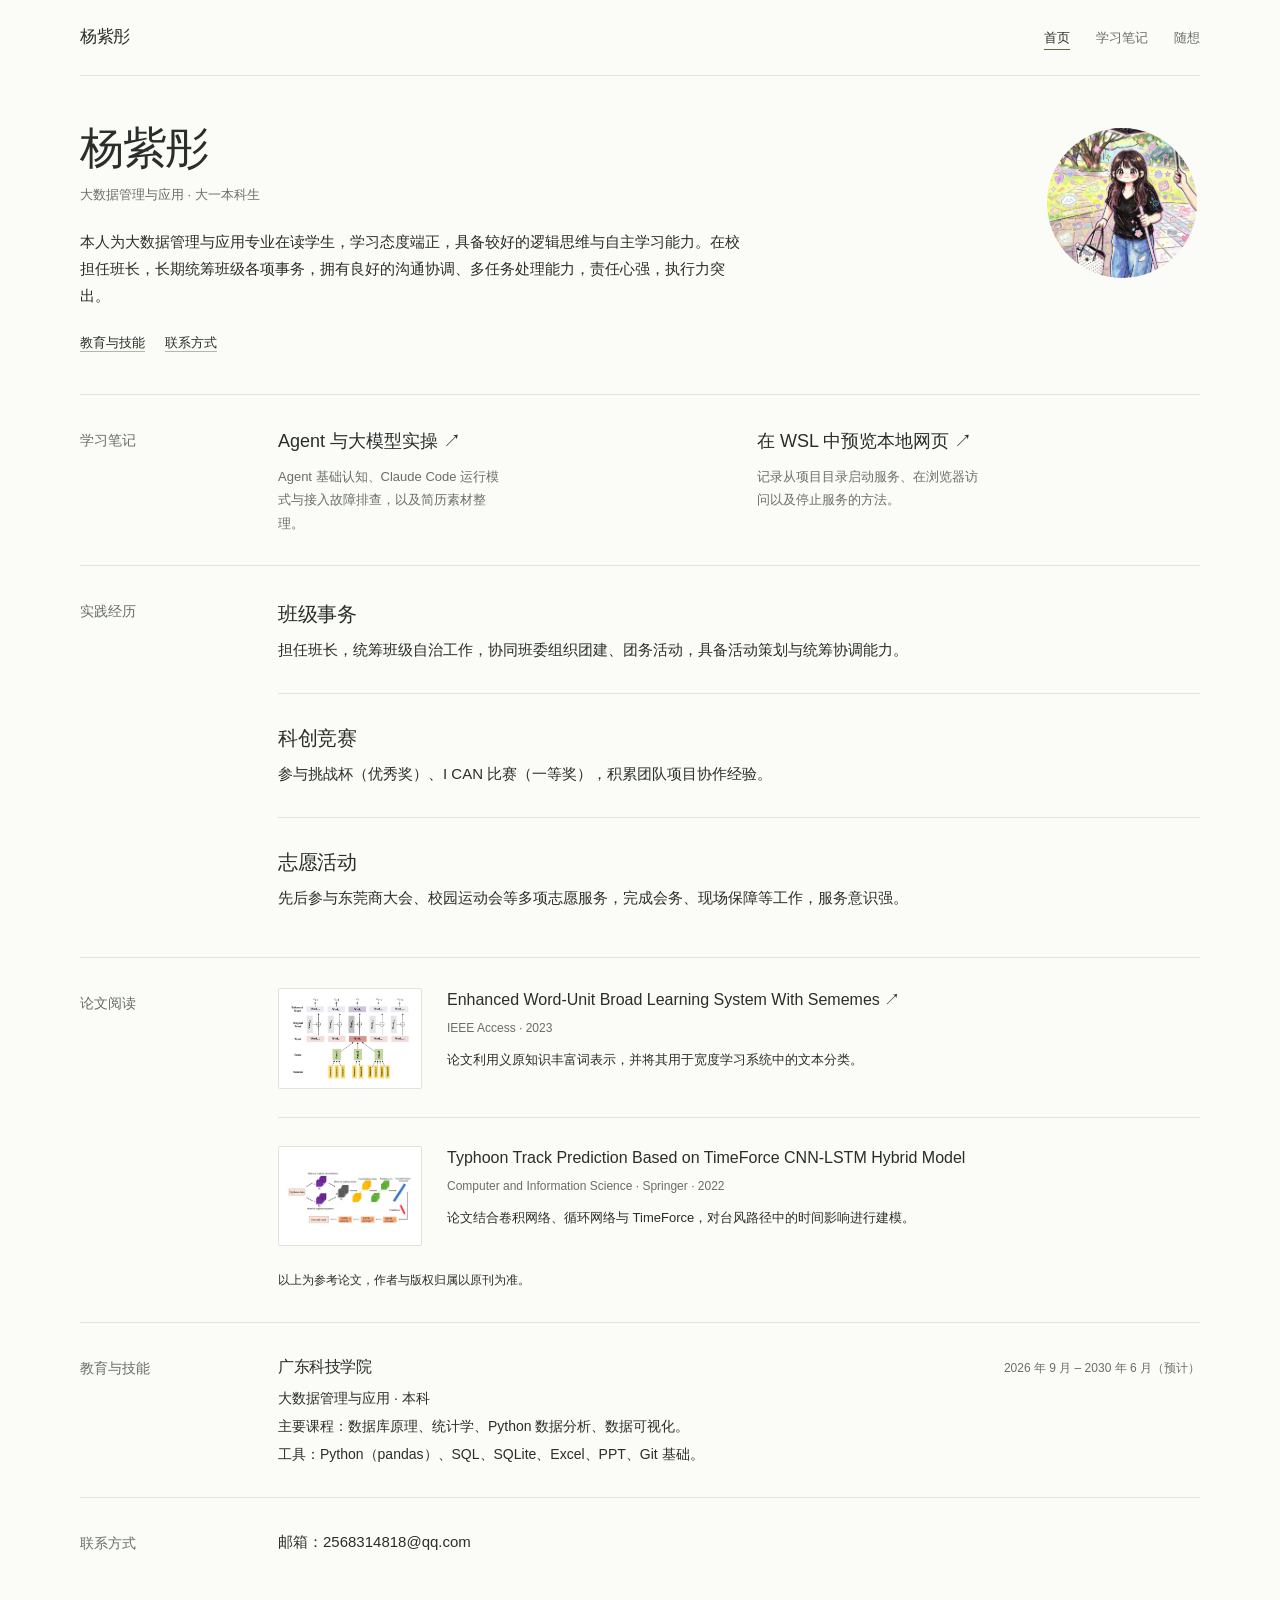
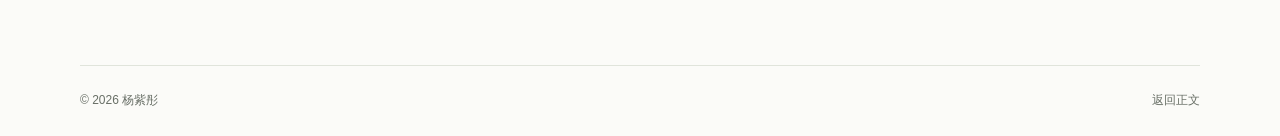
<file: index.html>
<!doctype html>
<html lang="zh-CN">
<head>
  <meta charset="utf-8">
  <meta name="viewport" content="width=device-width, initial-scale=1">
  <title>杨紫彤 · 自我介绍</title>
  <meta name="description" content="大数据管理与应用专业大一学生杨紫彤的自我介绍。">
  <link rel="icon" type="image/png" sizes="512x512" href="/assets/favicon.png?v=20260922">
  <link rel="apple-touch-icon" sizes="180x180" href="/assets/apple-touch-icon.png?v=20260922">
  <link rel="stylesheet" href="/assets/css/home.css?v=20261118">
  <link rel="stylesheet" href="/assets/css/site.css?v=20260920">
</head>
<body>
  <a class="skip" href="#main">跳至正文</a>
  <header class="site-header">
    <a class="brand" href="/">杨紫彤</a>
    <nav aria-label="主导航">
      <a href="/" aria-current="page">首页</a>
      <a href="/knowledge/">学习笔记</a>
      <a href="/ideas/">随想</a>
    </nav>
  </header>
  <main id="main">
    <section class="profile" aria-labelledby="name">
      <div class="profile-copy">
        <h1 id="name">杨紫彤</h1>
        <p class="byline">大数据管理与应用 · 大一本科生</p>
        <p>本人为大数据管理与应用专业在读学生，学习态度端正，具备较好的逻辑思维与自主学习能力。在校担任班长，长期统筹班级各项事务，拥有良好的沟通协调、多任务处理能力，责任心强，执行力突出。</p>
        <div class="contact-links"><a href="#background">教育与技能</a><a href="#contact">联系方式</a></div>
      </div>
      <figure class="profile-photo">
        <img src="/assets/img/my-photo.jpg" alt="杨紫彤的照片" width="150" height="150">
      </figure>
    </section>
    <section class="home-section" aria-labelledby="notes-heading">
      <h2 class="section-title" id="notes-heading">学习笔记</h2>
      <div class="section-content notebooks">
        <a class="notebook" href="/knowledge/?day=2026-11-19">
          <h3>Agent 与大模型实操 ↗</h3>
          <p>Agent 基础认知、Claude Code 运行模式与接入故障排查，以及简历素材整理。</p>
        </a>
        <a class="notebook" href="/knowledge/notes/local-web-preview/">
          <h3>在 WSL 中预览本地网页 ↗</h3>
          <p>记录从项目目录启动服务、在浏览器访问以及停止服务的方法。</p>
        </a>
      </div>
    </section>
    <section class="home-section" id="work" aria-labelledby="work-heading">
      <h2 class="section-title" id="work-heading">实践经历</h2>
      <div class="section-content">
        <article class="work-entry">
          <div class="entry-heading"><h3>班级事务</h3></div>
          <p>担任班长，统筹班级自治工作，协同班委组织团建、团务活动，具备活动策划与统筹协调能力。</p>
        </article>
        <article class="work-entry">
          <div class="entry-heading"><h3>科创竞赛</h3></div>
          <p>参与挑战杯（优秀奖）、I CAN 比赛（一等奖），积累团队项目协作经验。</p>
        </article>
        <article class="work-entry">
          <div class="entry-heading"><h3>志愿活动</h3></div>
          <p>先后参与东莞商大会、校园运动会等多项志愿服务，完成会务、现场保障等工作，服务意识强。</p>
        </article>
      </div>
    </section>
    <section class="home-section" id="research" aria-labelledby="research-heading">
      <h2 class="section-title" id="research-heading">论文阅读</h2>
      <div class="section-content">
        <article class="publication">
          <a class="paper-image" href="/assets/img/undergraduate/paper-framework-03.jpg" aria-label="查看义原增强模型原图">
            <img src="/assets/img/undergraduate/paper-framework-03.jpg" alt="词、义项和义原三层共同构建增强的词表示。" width="1492" height="994" loading="lazy" decoding="async">
          </a>
          <div>
            <h3><a href="https://doi.org/10.1109/ACCESS.2023.3322439">Enhanced Word-Unit Broad Learning System With Sememes <span aria-hidden="true">↗</span></a></h3>
            <p class="paper-meta">IEEE Access · 2023</p>
            <p>论文利用义原知识丰富词表示，并将其用于宽度学习系统中的文本分类。</p>
          </div>
        </article>
        <article class="publication">
          <a class="paper-image" href="/assets/img/undergraduate/paper-framework-04.jpg" aria-label="查看 TimeForce 模型原图">
            <img src="/assets/img/undergraduate/paper-framework-04.jpg" alt="台风特征经过 CNN、TimeForce 和 LSTM 模块，用于预测台风路径。" width="1146" height="510" loading="lazy" decoding="async">
          </a>
          <div>
            <h3>Typhoon Track Prediction Based on TimeForce CNN-LSTM Hybrid Model </h3>
            <p class="paper-meta">Computer and Information Science · Springer · 2022</p>
            <p>论文结合卷积网络、循环网络与 TimeForce，对台风路径中的时间影响进行建模。</p>
          </div>
        </article>
        <p class="research-links">以上为参考论文，作者与版权归属以原刊为准。</p>
      </div>
    </section>

    <section class="home-section" id="background" aria-labelledby="background-heading">
      <h2 class="section-title" id="background-heading">教育与技能</h2>
      <div class="section-content">
        <div class="education-entry">
          <div class="entry-heading"><h3>广东科技学院</h3><span class="date">2026 年 9 月 – 2030 年 6 月（预计）</span></div>
          <p>大数据管理与应用 · 本科</p>
          <p>主要课程：数据库原理、统计学、Python 数据分析、数据可视化。</p>
          <p>工具：Python（pandas）、SQL、SQLite、Excel、PPT、Git 基础。</p>
        </div>
      </div>
    </section>
    <section class="home-section" id="contact" aria-labelledby="contact-heading">
      <h2 class="section-title" id="contact-heading">联系方式</h2>
      <div class="section-content"><p>邮箱：2568314818@qq.com</p></div>
    </section>
  </main>
  <footer><span>© 2026 杨紫彤</span><a href="#main">返回正文</a></footer>
</body>
</html>
</file>
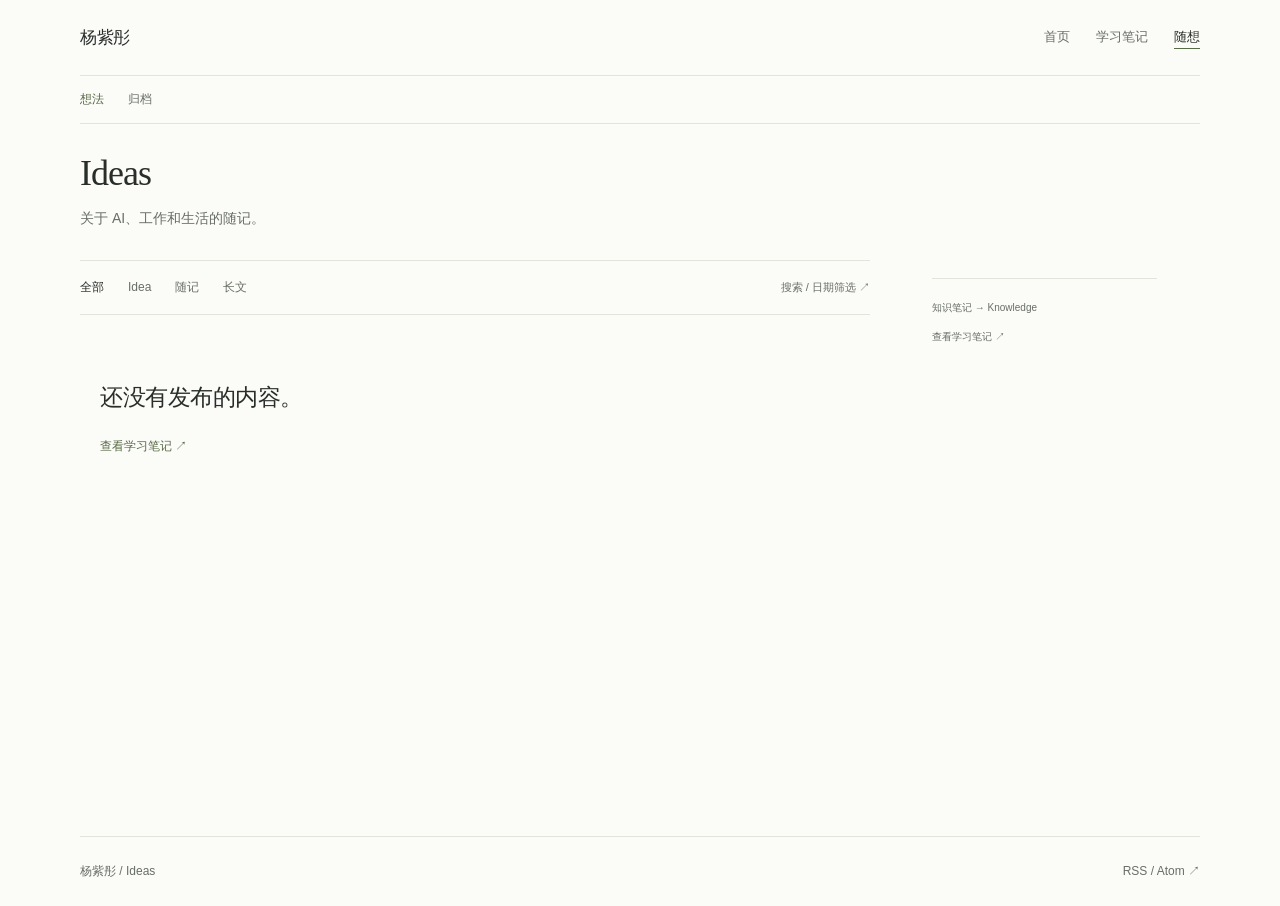
<file: ideas/index.html>
<!doctype html>
<html lang="zh-CN"><head><meta charset="utf-8"><meta name="viewport" content="width=device-width,initial-scale=1">
<title>Ideas · 杨紫彤 / Ideas</title><meta name="description" content="关于 AI、工作和生活的随记。"><link rel="canonical" href="https://tong-1029.github.io/ideas/">
<meta property="og:title" content="Ideas"><meta property="og:description" content="关于 AI、工作和生活的随记。"><meta property="og:url" content="https://tong-1029.github.io/ideas/"><meta property="og:type" content="website"><meta name="twitter:card" content="summary"><meta name="twitter:title" content="Ideas"><meta name="twitter:description" content="关于 AI、工作和生活的随记。">
<link rel="alternate" type="application/atom+xml" title="杨紫彤 / Ideas" href="/ideas/feed.xml">
<link rel="icon" type="image/png" sizes="512x512" href="/assets/favicon.png?v=f88695f02a79"><link rel="apple-touch-icon" sizes="180x180" href="/assets/apple-touch-icon.png?v=f88695f02a79">
<link rel="stylesheet" href="/ideas/assets/style.css?v=f88695f02a79"><link rel="stylesheet" href="/assets/css/site.css?v=f88695f02a79"><script defer src="/ideas/assets/app.js?v=f88695f02a79"></script></head>
<body data-base="/ideas" data-page="feed"><a class="skip" href="#main">跳到正文</a><header class="site-header"><a class="brand" href="/">杨紫彤</a><nav aria-label="主导航"><a href="/">首页</a><a href="/knowledge/">学习笔记</a><a href="/ideas/" aria-current="location">随想</a></nav></header>
<nav class="section-nav" aria-label="Ideas 导航"><a href="/ideas/" aria-current="page">想法</a><a href="/ideas/archive/" >归档</a></nav>
<main id="main"><section class="intro home-intro "><div class="intro-copy"><h1>Ideas</h1><p>关于 AI、工作和生活的随记。</p></div></section><div class="feed-layout"><section aria-label="最近的想法"><div class="feed-toolbar"><div class="kind-tabs"><a class="kind-tab selected" href="/ideas/">全部</a><a class="kind-tab" href="/ideas/archive/?kind=idea">Idea</a><a class="kind-tab" href="/ideas/archive/?kind=note">随记</a><a class="kind-tab" href="/ideas/archive/?kind=essay">长文</a></div><a href="/ideas/archive/" class="archive-link">搜索 / 日期筛选 ↗</a></div><div class="empty"><h2>还没有发布的内容。</h2><a class="text-link" href="/knowledge/">查看学习笔记 ↗</a></div></section><aside class="feed-sidebar"><section class="small-note"><a href="/knowledge/">知识笔记 → Knowledge</a><a href="/knowledge/">查看学习笔记 ↗</a></section></aside></div></main><footer><a href="/ideas/">杨紫彤 / Ideas</a><a href="/ideas/feed.xml">RSS / Atom ↗</a></footer><div class="announcement" role="status" aria-live="polite"></div></body></html>
</file>
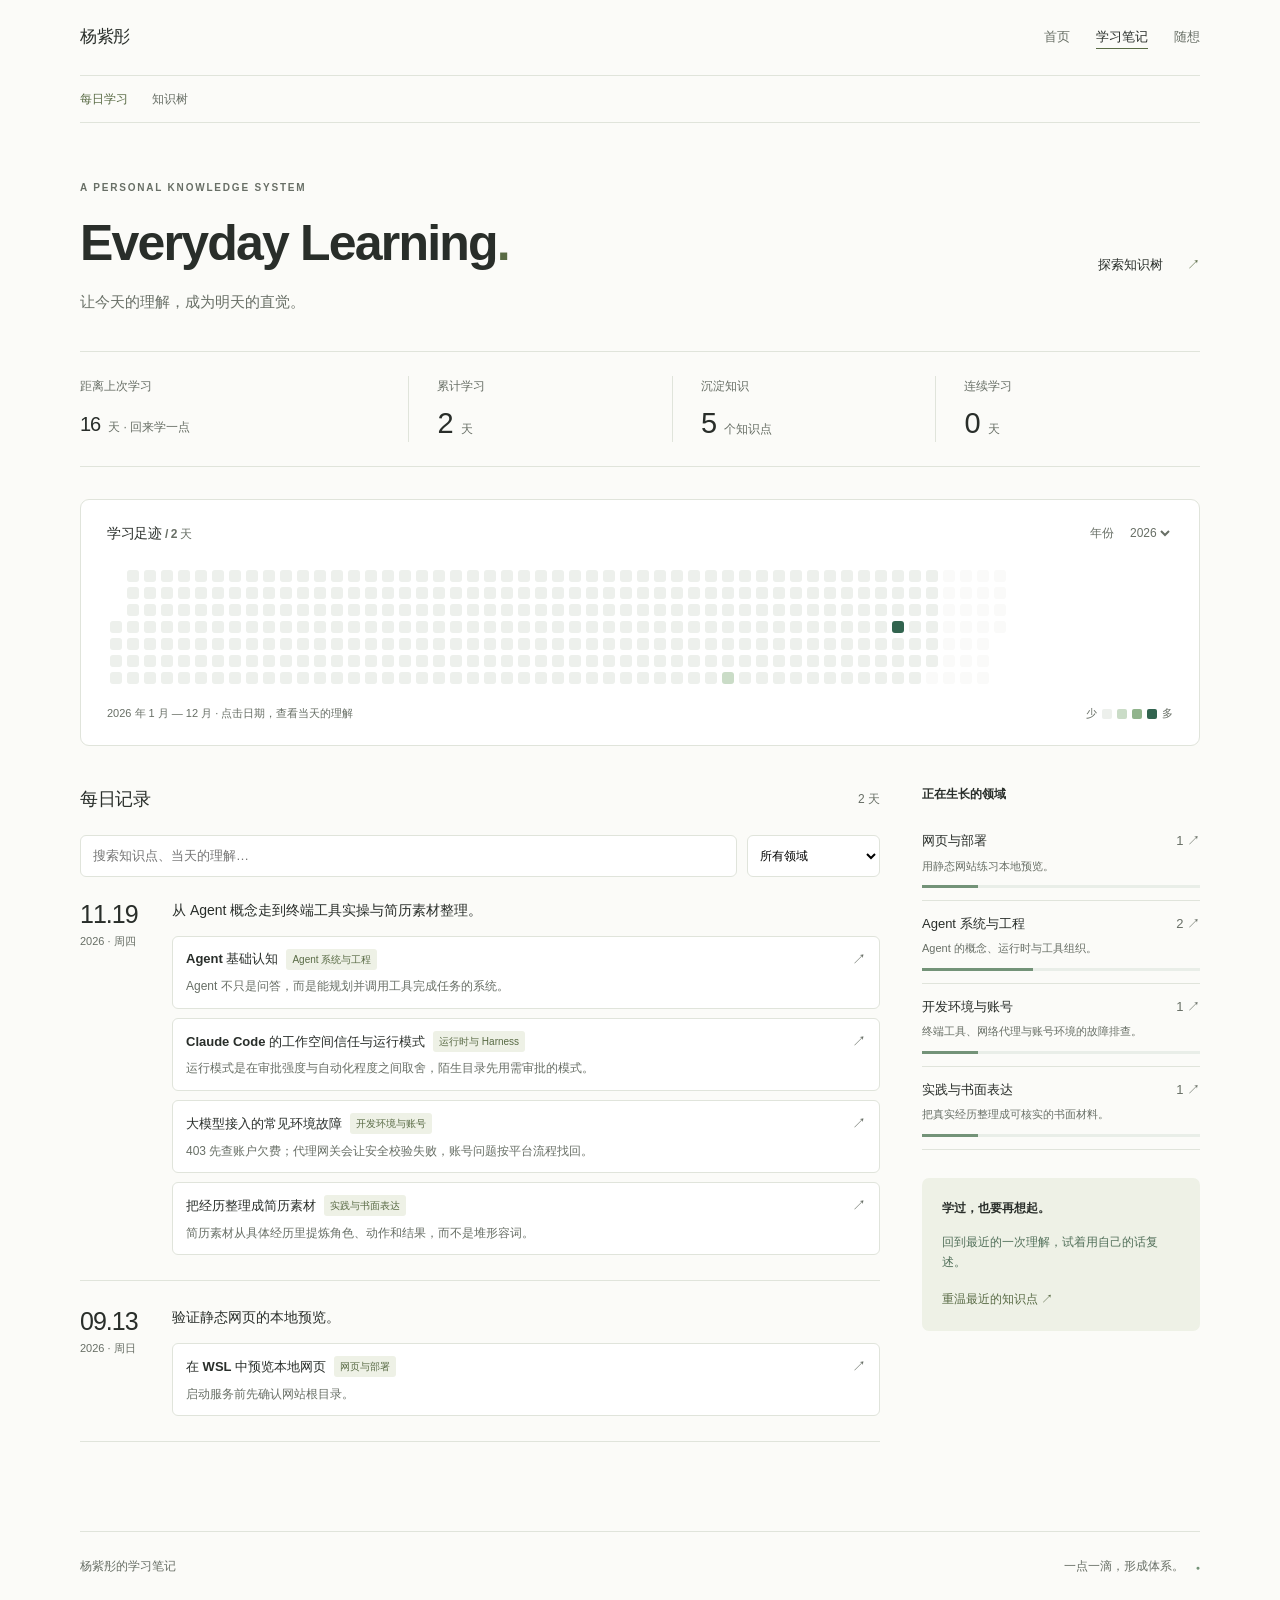
<file: knowledge/index.html>
<!doctype html>
<html lang="zh-CN"><head><meta charset="utf-8"><meta name="viewport" content="width=device-width,initial-scale=1">
<title>学习笔记 · 杨紫彤 / Knowledge</title><meta name="description" content="每天学了什么，它们如何连接。">
<meta property="og:title" content="学习笔记"><meta property="og:description" content="每天学了什么，它们如何连接。"><meta name="twitter:card" content="summary"><meta name="twitter:title" content="学习笔记"><meta name="twitter:description" content="每天学了什么，它们如何连接。">
<link rel="icon" type="image/png" sizes="512x512" href="/assets/favicon.png?v=e36e969ca015"><link rel="apple-touch-icon" sizes="180x180" href="/assets/apple-touch-icon.png?v=e36e969ca015">
<link rel="stylesheet" href="/knowledge/assets/style.css?v=e36e969ca015"><link rel="stylesheet" href="/assets/css/site.css?v=e36e969ca015"><script defer src="/knowledge/assets/app.js?v=e36e969ca015"></script></head>
<body data-base="/knowledge" data-page="home"><a class="skip" href="#main">跳至正文</a>
<header class="site-header"><a class="brand" href="/">杨紫彤</a><nav aria-label="主导航"><a href="/">首页</a><a href="/knowledge/" aria-current="location">学习笔记</a><a href="/ideas/">随想</a></nav></header>
<nav class="section-nav" aria-label="Knowledge 导航"><a aria-current="page" href="/knowledge/">每日学习</a><a  href="/knowledge/tree/">知识树</a></nav>
<main id="main"><section class="page-intro"><div class="eyebrow">A PERSONAL KNOWLEDGE SYSTEM</div><div class="intro-row"><div><h1>Everyday Learning<span class="period">.</span></h1><p class="lede">让今天的理解，成为明天的直觉。</p></div><a class="text-link" href="/knowledge/tree/">探索知识树 <span>↗</span></a></div></section>
<div id="learning-app" aria-live="polite"><p class="loading">正在展开学习记录…</p></div><noscript><p>学习日历和交互树需要启用 JavaScript；知识详情可直接阅读。</p></noscript></main><footer><span>杨紫彤的学习笔记</span><span>一点一滴，形成体系。<span class="footer-dot">●</span></span></footer></body></html>
</file>
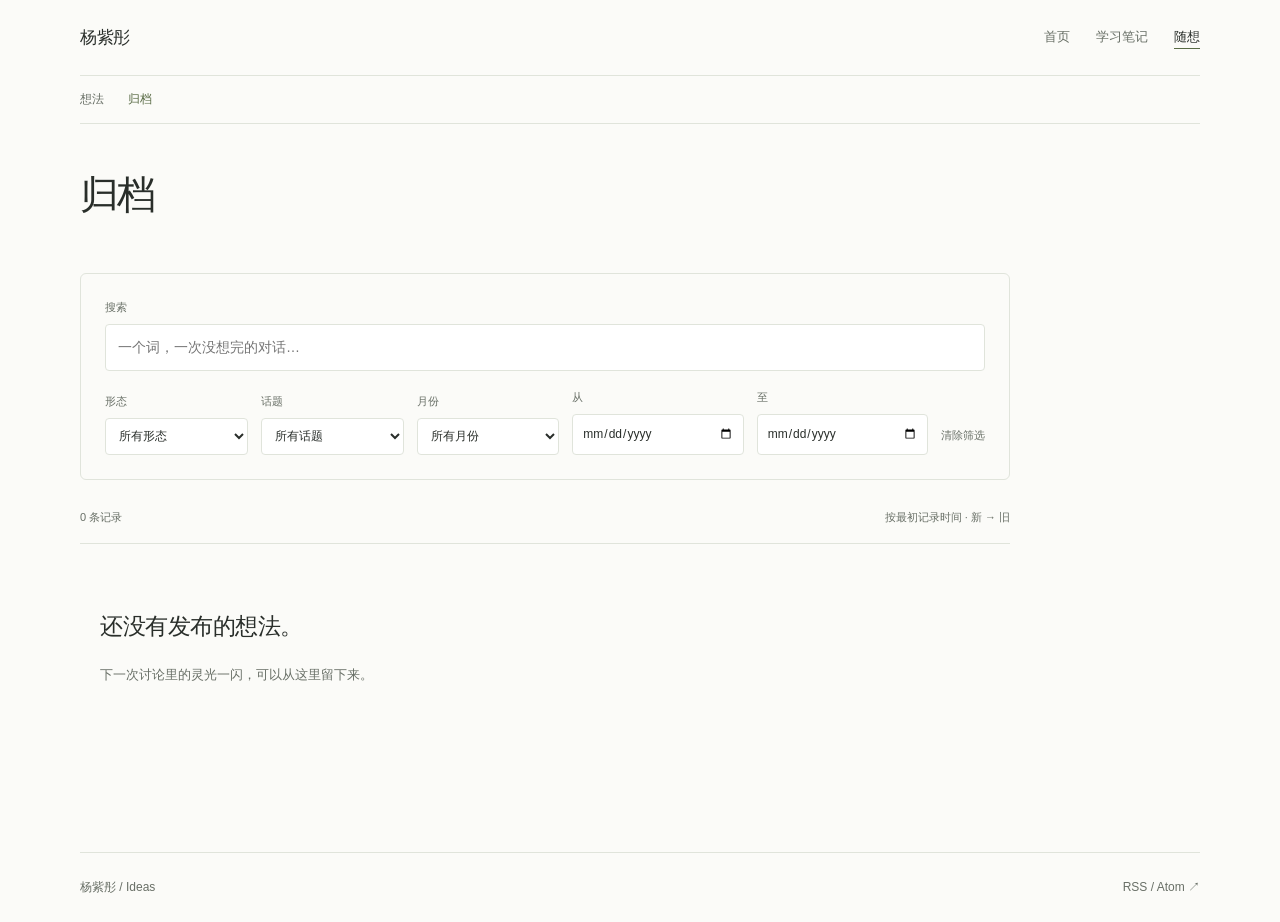
<file: ideas/archive/index.html>
<!doctype html>
<html lang="zh-CN"><head><meta charset="utf-8"><meta name="viewport" content="width=device-width,initial-scale=1">
<title>归档 · 杨紫彤 / Ideas</title><meta name="description" content="关于 AI、工作和生活的随记。"><link rel="canonical" href="https://tong-1029.github.io/ideas/archive/">
<meta property="og:title" content="归档"><meta property="og:description" content="关于 AI、工作和生活的随记。"><meta property="og:url" content="https://tong-1029.github.io/ideas/archive/"><meta property="og:type" content="website"><meta name="twitter:card" content="summary"><meta name="twitter:title" content="归档"><meta name="twitter:description" content="关于 AI、工作和生活的随记。">
<link rel="alternate" type="application/atom+xml" title="杨紫彤 / Ideas" href="/ideas/feed.xml">
<link rel="icon" type="image/png" sizes="512x512" href="/assets/favicon.png?v=f88695f02a79"><link rel="apple-touch-icon" sizes="180x180" href="/assets/apple-touch-icon.png?v=f88695f02a79">
<link rel="stylesheet" href="/ideas/assets/style.css?v=f88695f02a79"><link rel="stylesheet" href="/assets/css/site.css?v=f88695f02a79"><script defer src="/ideas/assets/app.js?v=f88695f02a79"></script></head>
<body data-base="/ideas" data-page="archive"><a class="skip" href="#main">跳到正文</a><header class="site-header"><a class="brand" href="/">杨紫彤</a><nav aria-label="主导航"><a href="/">首页</a><a href="/knowledge/">学习笔记</a><a href="/ideas/" aria-current="location">随想</a></nav></header>
<nav class="section-nav" aria-label="Ideas 导航"><a href="/ideas/" >想法</a><a href="/ideas/archive/" aria-current="page">归档</a></nav>
<main id="main"><section class="intro archive-intro"><h1>归档</h1></section><form class="filters" id="filters" role="search"><label class="search-label"><span>搜索</span><input type="search" name="q" placeholder="一个词，一次没想完的对话…" aria-label="搜索全文"></label><div class="filter-row"><label><span>形态</span><select name="kind"><option value="">所有形态</option><option value="idea">Idea</option><option value="note">随记</option><option value="essay">长文</option></select></label><label><span>话题</span><select name="tag"><option value="">所有话题</option><option value="agents">Agents</option><option value="models">Models</option><option value="infra">Infra</option><option value="industry">行业</option><option value="work">工作与成长</option><option value="life">日常</option></select></label><label><span>月份</span><select name="month"><option value="">所有月份</option></select></label><label><span>从</span><input type="date" name="from" aria-label="起始日期"></label><label><span>至</span><input type="date" name="to" aria-label="结束日期"></label><button type="reset" class="reset">清除筛选</button></div></form><div class="results-heading"><span id="result-count" role="status">0 条记录</span><span>按最初记录时间 · 新 → 旧</span></div><p id="filter-error" class="filter-error" role="alert" hidden></p><div id="archive-results"><div class="empty"><h2>还没有发布的内容。</h2><a class="text-link" href="/knowledge/">查看学习笔记 ↗</a></div></div><div id="archive-pagination"></div><noscript><p>交互筛选需要 JavaScript。<a href="/ideas/">返回可逐页浏览的时间流</a>。</p></noscript></main><footer><a href="/ideas/">杨紫彤 / Ideas</a><a href="/ideas/feed.xml">RSS / Atom ↗</a></footer><div class="announcement" role="status" aria-live="polite"></div></body></html>
</file>
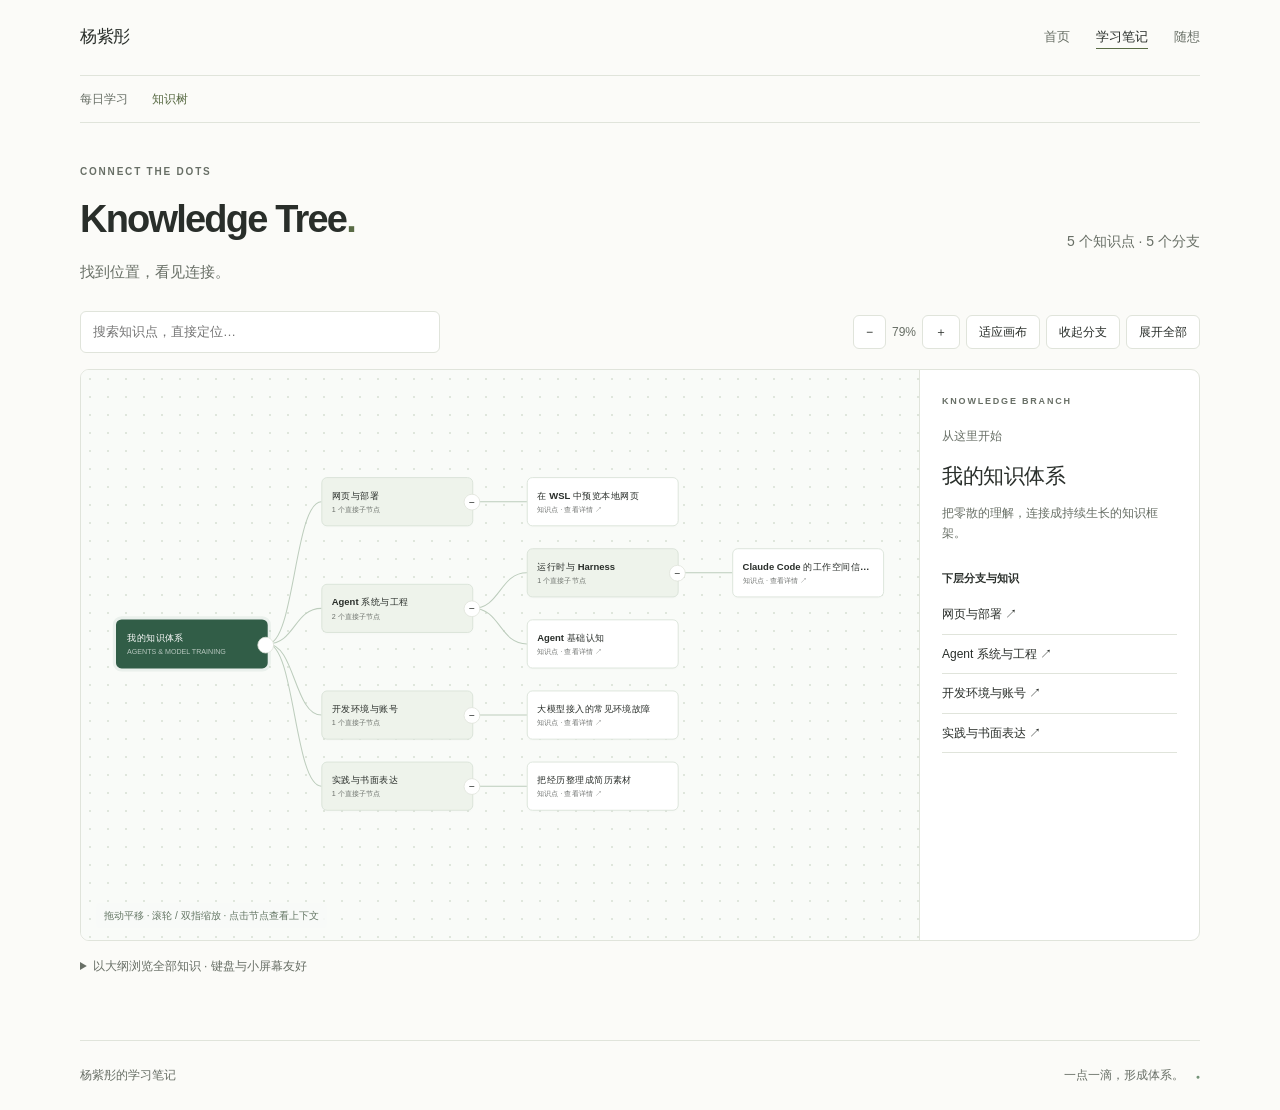
<file: knowledge/tree/index.html>
<!doctype html>
<html lang="zh-CN"><head><meta charset="utf-8"><meta name="viewport" content="width=device-width,initial-scale=1">
<title>知识树 · 杨紫彤 / Knowledge</title><meta name="description" content="按知识归属逐层展开，随学习持续生长的知识树。">
<meta property="og:title" content="知识树"><meta property="og:description" content="按知识归属逐层展开，随学习持续生长的知识树。"><meta name="twitter:card" content="summary"><meta name="twitter:title" content="知识树"><meta name="twitter:description" content="按知识归属逐层展开，随学习持续生长的知识树。">
<link rel="icon" type="image/png" sizes="512x512" href="/assets/favicon.png?v=e36e969ca015"><link rel="apple-touch-icon" sizes="180x180" href="/assets/apple-touch-icon.png?v=e36e969ca015">
<link rel="stylesheet" href="/knowledge/assets/style.css?v=e36e969ca015"><link rel="stylesheet" href="/assets/css/site.css?v=e36e969ca015"><script defer src="/knowledge/assets/app.js?v=e36e969ca015"></script></head>
<body data-base="/knowledge" data-page="tree"><a class="skip" href="#main">跳至正文</a>
<header class="site-header"><a class="brand" href="/">杨紫彤</a><nav aria-label="主导航"><a href="/">首页</a><a href="/knowledge/" aria-current="location">学习笔记</a><a href="/ideas/">随想</a></nav></header>
<nav class="section-nav" aria-label="Knowledge 导航"><a  href="/knowledge/">每日学习</a><a aria-current="page" href="/knowledge/tree/">知识树</a></nav>
<main id="main"><section class="page-intro tree-intro"><div class="eyebrow">CONNECT THE DOTS</div><div class="intro-row"><div><h1>Knowledge Tree<span class="period">.</span></h1><p class="lede">找到位置，看见连接。</p></div><div id="tree-count" class="muted"></div></div></section>
<div id="tree-app"><p class="loading">正在展开知识树…</p></div><noscript><p>学习日历和交互树需要启用 JavaScript；知识详情可直接阅读。</p></noscript></main><footer><span>杨紫彤的学习笔记</span><span>一点一滴，形成体系。<span class="footer-dot">●</span></span></footer></body></html>
</file>
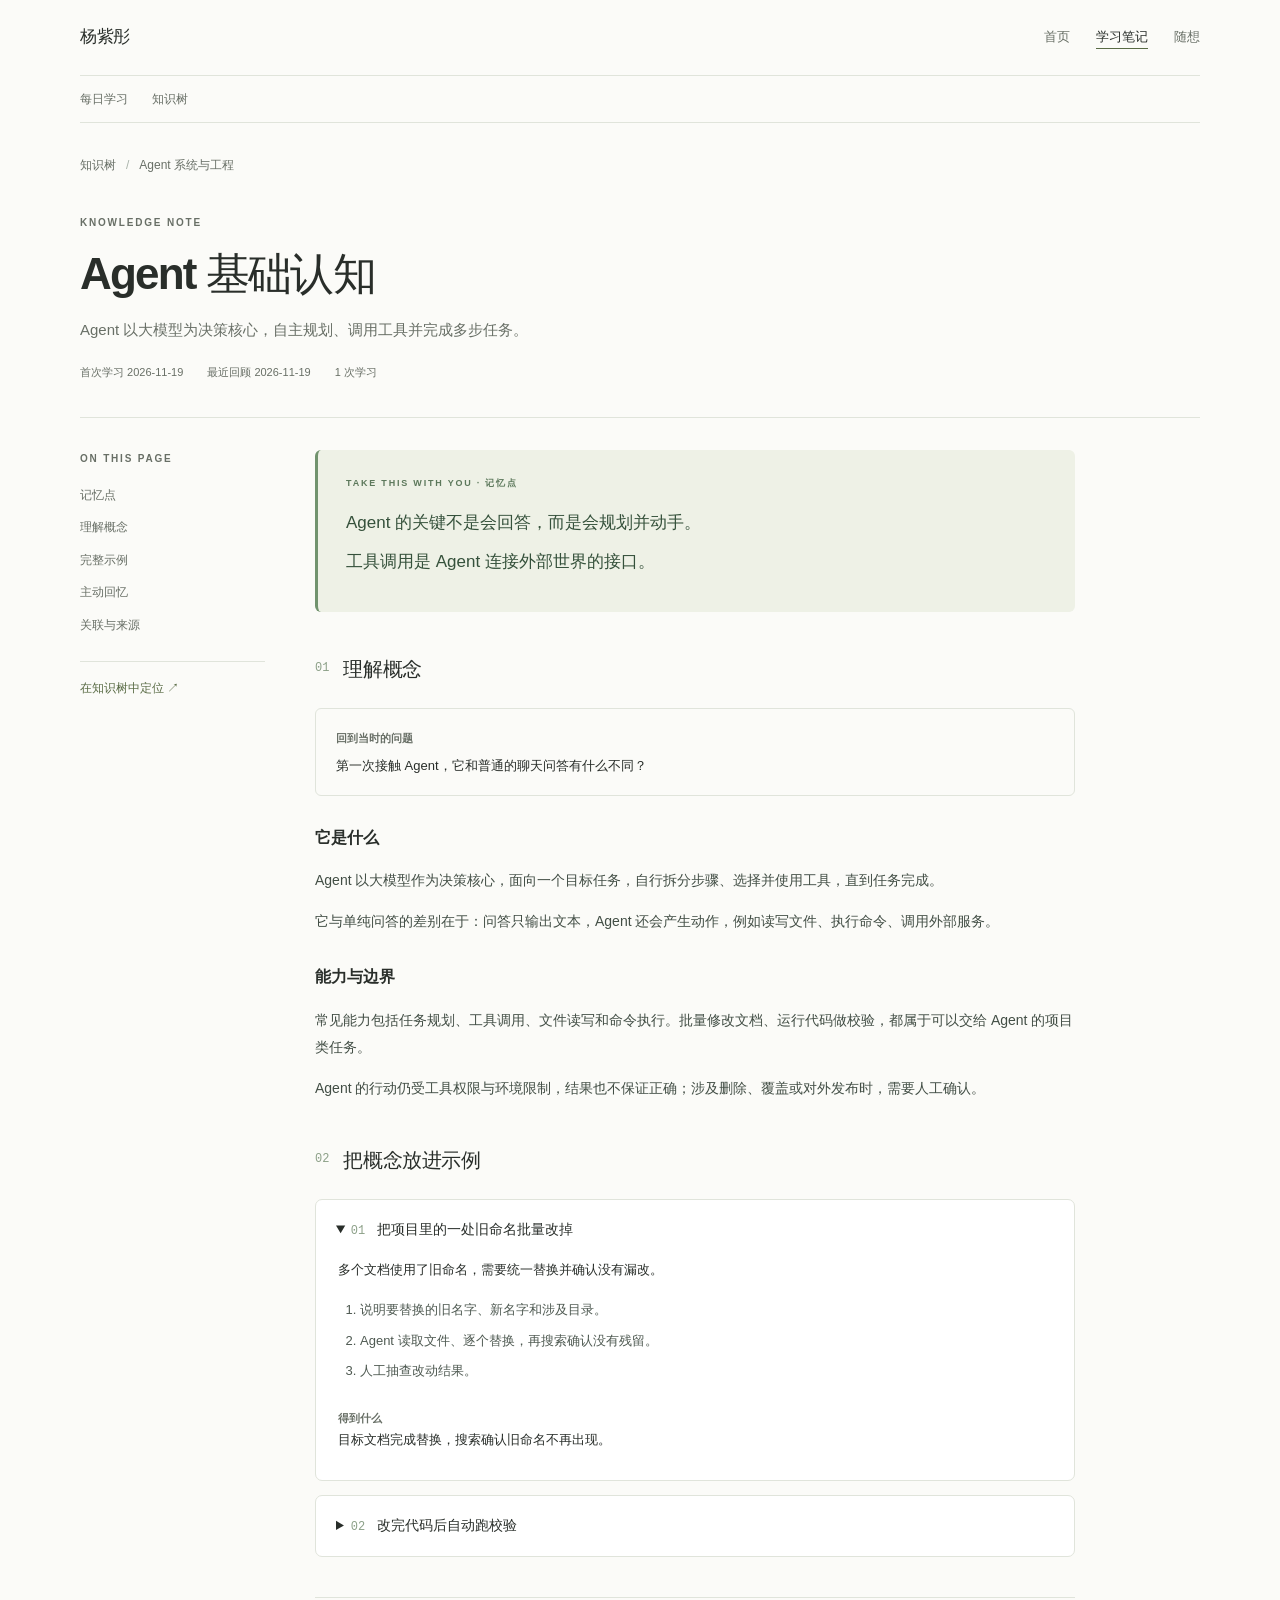
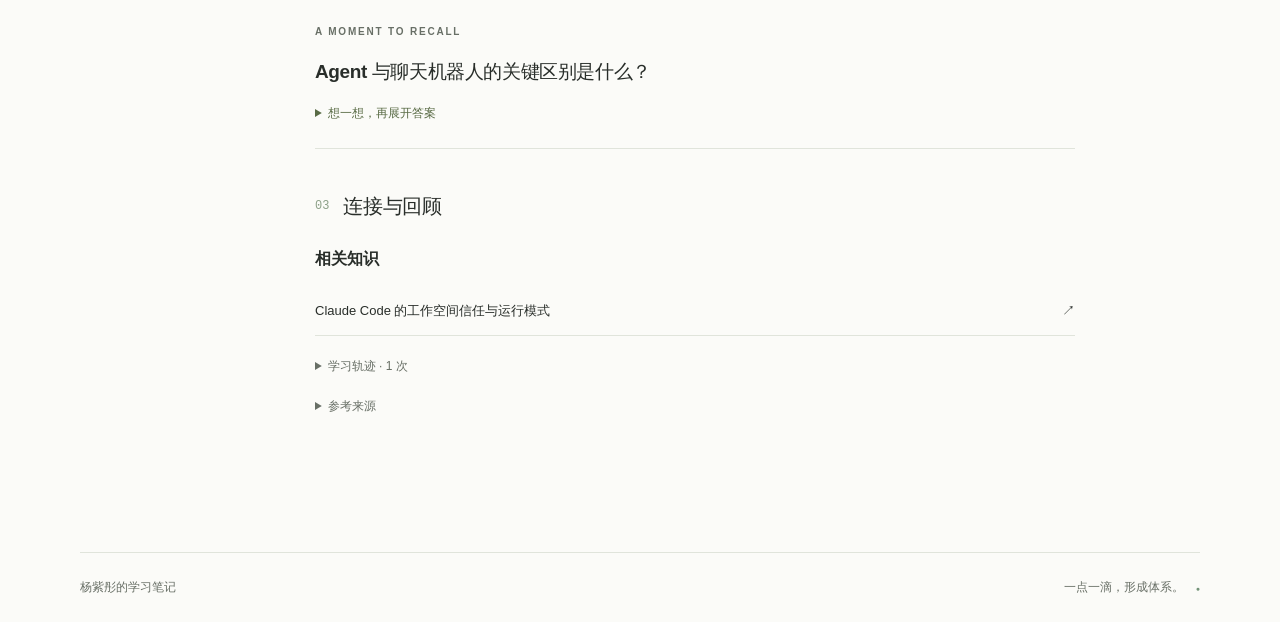
<file: knowledge/notes/agent-basics/index.html>
<!doctype html>
<html lang="zh-CN"><head><meta charset="utf-8"><meta name="viewport" content="width=device-width,initial-scale=1">
<title>Agent 基础认知 · 杨紫彤 / Knowledge</title><meta name="description" content="Agent 以大模型为决策核心，自主规划、调用工具并完成多步任务。">
<meta property="og:title" content="Agent 基础认知"><meta property="og:description" content="Agent 以大模型为决策核心，自主规划、调用工具并完成多步任务。"><meta name="twitter:card" content="summary"><meta name="twitter:title" content="Agent 基础认知"><meta name="twitter:description" content="Agent 以大模型为决策核心，自主规划、调用工具并完成多步任务。">
<link rel="icon" type="image/png" sizes="512x512" href="/assets/favicon.png?v=e36e969ca015"><link rel="apple-touch-icon" sizes="180x180" href="/assets/apple-touch-icon.png?v=e36e969ca015">
<link rel="stylesheet" href="/knowledge/assets/style.css?v=e36e969ca015"><link rel="stylesheet" href="/assets/css/site.css?v=e36e969ca015"><script defer src="/knowledge/assets/app.js?v=e36e969ca015"></script></head>
<body data-base="/knowledge" data-page="detail"><a class="skip" href="#main">跳至正文</a>
<header class="site-header"><a class="brand" href="/">杨紫彤</a><nav aria-label="主导航"><a href="/">首页</a><a href="/knowledge/" aria-current="location">学习笔记</a><a href="/ideas/">随想</a></nav></header>
<nav class="section-nav" aria-label="Knowledge 导航"><a  href="/knowledge/">每日学习</a><a  href="/knowledge/tree/">知识树</a></nav>
<main id="main"><article class="detail"><div class="breadcrumbs"><a href="/knowledge/tree/">知识树</a><span>/</span><a href="/knowledge/tree/?node=agents">Agent 系统与工程</a></div>
<div class="detail-heading"><div class="eyebrow">KNOWLEDGE NOTE</div><h1>Agent 基础认知</h1><p class="lede">Agent 以大模型为决策核心，自主规划、调用工具并完成多步任务。</p><div class="meta">首次学习 2026-11-19<span>最近回顾 2026-11-19</span><span>1 次学习</span></div></div>
<div class="reading-layout"><aside class="reading-nav"><span class="eyebrow">ON THIS PAGE</span><a href="#memory">记忆点</a><a href="#concept">理解概念</a><a href="#examples">完整示例</a><a href="#recall">主动回忆</a><a href="#connections">关联与来源</a><a class="back-tree" href="/knowledge/tree/?node=agent-basics">在知识树中定位 ↗</a></aside>
<div class="reading-body"><section id="memory" class="memory"><div class="eyebrow">TAKE THIS WITH YOU · 记忆点</div><p>Agent 的关键不是会回答，而是会规划并动手。</p><p>工具调用是 Agent 连接外部世界的接口。</p></section>
<section id="concept"><div class="section-heading"><span class="number">01</span><h2>理解概念</h2></div><div class="context"><b>回到当时的问题</b><p>第一次接触 Agent，它和普通的聊天问答有什么不同？</p></div><section class="prose-section"><h3>它是什么</h3><p>Agent 以大模型作为决策核心，面向一个目标任务，自行拆分步骤、选择并使用工具，直到任务完成。</p><p>它与单纯问答的差别在于：问答只输出文本，Agent 还会产生动作，例如读写文件、执行命令、调用外部服务。</p></section><section class="prose-section"><h3>能力与边界</h3><p>常见能力包括任务规划、工具调用、文件读写和命令执行。批量修改文档、运行代码做校验，都属于可以交给 Agent 的项目类任务。</p><p>Agent 的行动仍受工具权限与环境限制，结果也不保证正确；涉及删除、覆盖或对外发布时，需要人工确认。</p></section></section>
<section id="examples"><div class="section-heading"><span class="number">02</span><h2>把概念放进示例</h2></div><details class="example" open><summary><span class="number">01</span>把项目里的一处旧命名批量改掉</summary><div class="example-body"><p>多个文档使用了旧命名，需要统一替换并确认没有漏改。</p><ol><li>说明要替换的旧名字、新名字和涉及目录。</li><li>Agent 读取文件、逐个替换，再搜索确认没有残留。</li><li>人工抽查改动结果。</li></ol><p class="result"><b>得到什么</b><br>目标文档完成替换，搜索确认旧命名不再出现。</p></div></details><details class="example" ><summary><span class="number">02</span>改完代码后自动跑校验</summary><div class="example-body"><p>编辑脚本后担心语法或格式出错，需要先验证再交付。</p><ol><li>让 Agent 执行项目的检查命令。</li><li>读取报错并定位到具体文件。</li><li>修正后重跑，直到检查通过。</li></ol><div class="code-label">bash<button class="copy-code" type="button">复制</button></div><pre><code>python3 -m unittest discover -s tests -v</code></pre><p class="result"><b>得到什么</b><br>检查命令通过，Agent 汇报改动内容与结果。</p></div></details></section>
<section id="recall" class="recall"><div class="eyebrow">A MOMENT TO RECALL</div><h2>Agent 与聊天机器人的关键区别是什么？</h2><details><summary>想一想，再展开答案</summary><p>Agent 会围绕目标规划步骤并调用工具产生实际动作，而不只是输出回答。</p></details></section>
<section id="connections"><div class="section-heading"><span class="number">03</span><h2>连接与回顾</h2></div><h3>相关知识</h3><a class="related-link" href="/knowledge/notes/claude-code-run-modes/">Claude Code 的工作空间信任与运行模式 <span>↗</span></a><details class="history"><summary>学习轨迹 · 1 次</summary><ul><li><a href="/knowledge/?day=2026-11-19">2026-11-19</a><span class="tag">初学</span><p>Agent 不只是问答，而是能规划并调用工具完成任务的系统。</p></li></ul></details><details class="history"><summary>参考来源</summary><ul><li>来自当次学习讨论，尚未附外部来源。</li></ul></details></section></div></div></article><noscript><p>学习日历和交互树需要启用 JavaScript；知识详情可直接阅读。</p></noscript></main><footer><span>杨紫彤的学习笔记</span><span>一点一滴，形成体系。<span class="footer-dot">●</span></span></footer></body></html>
</file>
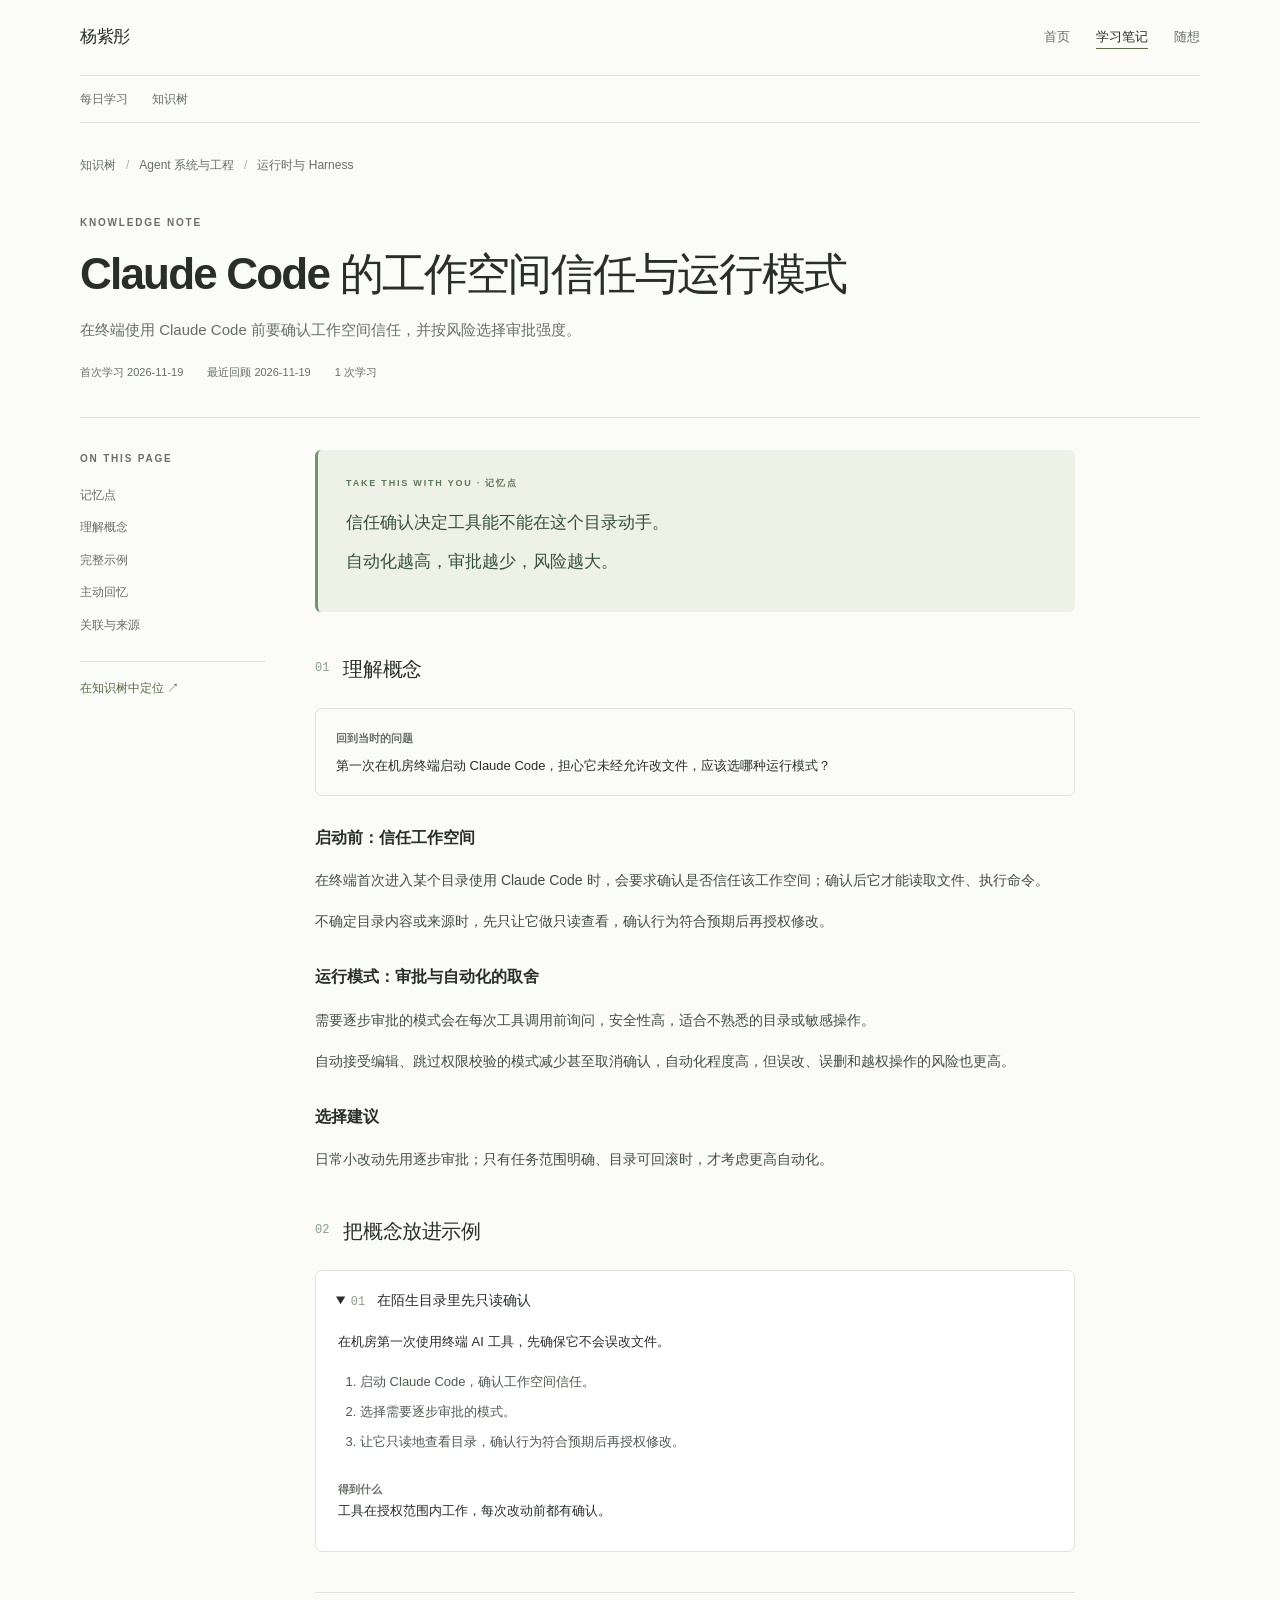
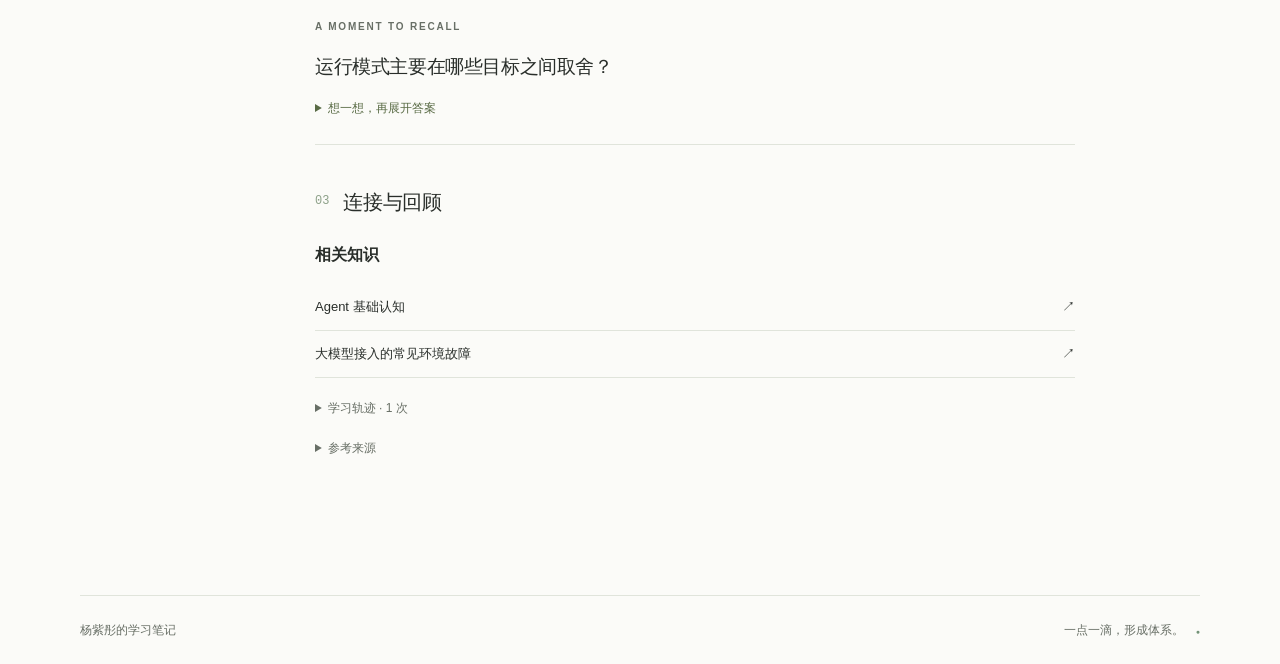
<file: knowledge/notes/claude-code-run-modes/index.html>
<!doctype html>
<html lang="zh-CN"><head><meta charset="utf-8"><meta name="viewport" content="width=device-width,initial-scale=1">
<title>Claude Code 的工作空间信任与运行模式 · 杨紫彤 / Knowledge</title><meta name="description" content="在终端使用 Claude Code 前要确认工作空间信任，并按风险选择审批强度。">
<meta property="og:title" content="Claude Code 的工作空间信任与运行模式"><meta property="og:description" content="在终端使用 Claude Code 前要确认工作空间信任，并按风险选择审批强度。"><meta name="twitter:card" content="summary"><meta name="twitter:title" content="Claude Code 的工作空间信任与运行模式"><meta name="twitter:description" content="在终端使用 Claude Code 前要确认工作空间信任，并按风险选择审批强度。">
<link rel="icon" type="image/png" sizes="512x512" href="/assets/favicon.png?v=e36e969ca015"><link rel="apple-touch-icon" sizes="180x180" href="/assets/apple-touch-icon.png?v=e36e969ca015">
<link rel="stylesheet" href="/knowledge/assets/style.css?v=e36e969ca015"><link rel="stylesheet" href="/assets/css/site.css?v=e36e969ca015"><script defer src="/knowledge/assets/app.js?v=e36e969ca015"></script></head>
<body data-base="/knowledge" data-page="detail"><a class="skip" href="#main">跳至正文</a>
<header class="site-header"><a class="brand" href="/">杨紫彤</a><nav aria-label="主导航"><a href="/">首页</a><a href="/knowledge/" aria-current="location">学习笔记</a><a href="/ideas/">随想</a></nav></header>
<nav class="section-nav" aria-label="Knowledge 导航"><a  href="/knowledge/">每日学习</a><a  href="/knowledge/tree/">知识树</a></nav>
<main id="main"><article class="detail"><div class="breadcrumbs"><a href="/knowledge/tree/">知识树</a><span>/</span><a href="/knowledge/tree/?node=agents">Agent 系统与工程</a><span>/</span><a href="/knowledge/tree/?node=agent-runtime">运行时与 Harness</a></div>
<div class="detail-heading"><div class="eyebrow">KNOWLEDGE NOTE</div><h1>Claude Code 的工作空间信任与运行模式</h1><p class="lede">在终端使用 Claude Code 前要确认工作空间信任，并按风险选择审批强度。</p><div class="meta">首次学习 2026-11-19<span>最近回顾 2026-11-19</span><span>1 次学习</span></div></div>
<div class="reading-layout"><aside class="reading-nav"><span class="eyebrow">ON THIS PAGE</span><a href="#memory">记忆点</a><a href="#concept">理解概念</a><a href="#examples">完整示例</a><a href="#recall">主动回忆</a><a href="#connections">关联与来源</a><a class="back-tree" href="/knowledge/tree/?node=claude-code-run-modes">在知识树中定位 ↗</a></aside>
<div class="reading-body"><section id="memory" class="memory"><div class="eyebrow">TAKE THIS WITH YOU · 记忆点</div><p>信任确认决定工具能不能在这个目录动手。</p><p>自动化越高，审批越少，风险越大。</p></section>
<section id="concept"><div class="section-heading"><span class="number">01</span><h2>理解概念</h2></div><div class="context"><b>回到当时的问题</b><p>第一次在机房终端启动 Claude Code，担心它未经允许改文件，应该选哪种运行模式？</p></div><section class="prose-section"><h3>启动前：信任工作空间</h3><p>在终端首次进入某个目录使用 Claude Code 时，会要求确认是否信任该工作空间；确认后它才能读取文件、执行命令。</p><p>不确定目录内容或来源时，先只让它做只读查看，确认行为符合预期后再授权修改。</p></section><section class="prose-section"><h3>运行模式：审批与自动化的取舍</h3><p>需要逐步审批的模式会在每次工具调用前询问，安全性高，适合不熟悉的目录或敏感操作。</p><p>自动接受编辑、跳过权限校验的模式减少甚至取消确认，自动化程度高，但误改、误删和越权操作的风险也更高。</p></section><section class="prose-section"><h3>选择建议</h3><p>日常小改动先用逐步审批；只有任务范围明确、目录可回滚时，才考虑更高自动化。</p></section></section>
<section id="examples"><div class="section-heading"><span class="number">02</span><h2>把概念放进示例</h2></div><details class="example" open><summary><span class="number">01</span>在陌生目录里先只读确认</summary><div class="example-body"><p>在机房第一次使用终端 AI 工具，先确保它不会误改文件。</p><ol><li>启动 Claude Code，确认工作空间信任。</li><li>选择需要逐步审批的模式。</li><li>让它只读地查看目录，确认行为符合预期后再授权修改。</li></ol><p class="result"><b>得到什么</b><br>工具在授权范围内工作，每次改动前都有确认。</p></div></details></section>
<section id="recall" class="recall"><div class="eyebrow">A MOMENT TO RECALL</div><h2>运行模式主要在哪些目标之间取舍？</h2><details><summary>想一想，再展开答案</summary><p>在审批强度和自动化程度之间取舍；自动化越高，确认越少，风险越大。</p></details></section>
<section id="connections"><div class="section-heading"><span class="number">03</span><h2>连接与回顾</h2></div><h3>相关知识</h3><a class="related-link" href="/knowledge/notes/agent-basics/">Agent 基础认知 <span>↗</span></a><a class="related-link" href="/knowledge/notes/dev-environment-troubleshooting/">大模型接入的常见环境故障 <span>↗</span></a><details class="history"><summary>学习轨迹 · 1 次</summary><ul><li><a href="/knowledge/?day=2026-11-19">2026-11-19</a><span class="tag">初学</span><p>运行模式是在审批强度与自动化程度之间取舍，陌生目录先用需审批的模式。</p></li></ul></details><details class="history"><summary>参考来源</summary><ul><li>来自当次学习讨论，尚未附外部来源。</li></ul></details></section></div></div></article><noscript><p>学习日历和交互树需要启用 JavaScript；知识详情可直接阅读。</p></noscript></main><footer><span>杨紫彤的学习笔记</span><span>一点一滴，形成体系。<span class="footer-dot">●</span></span></footer></body></html>
</file>
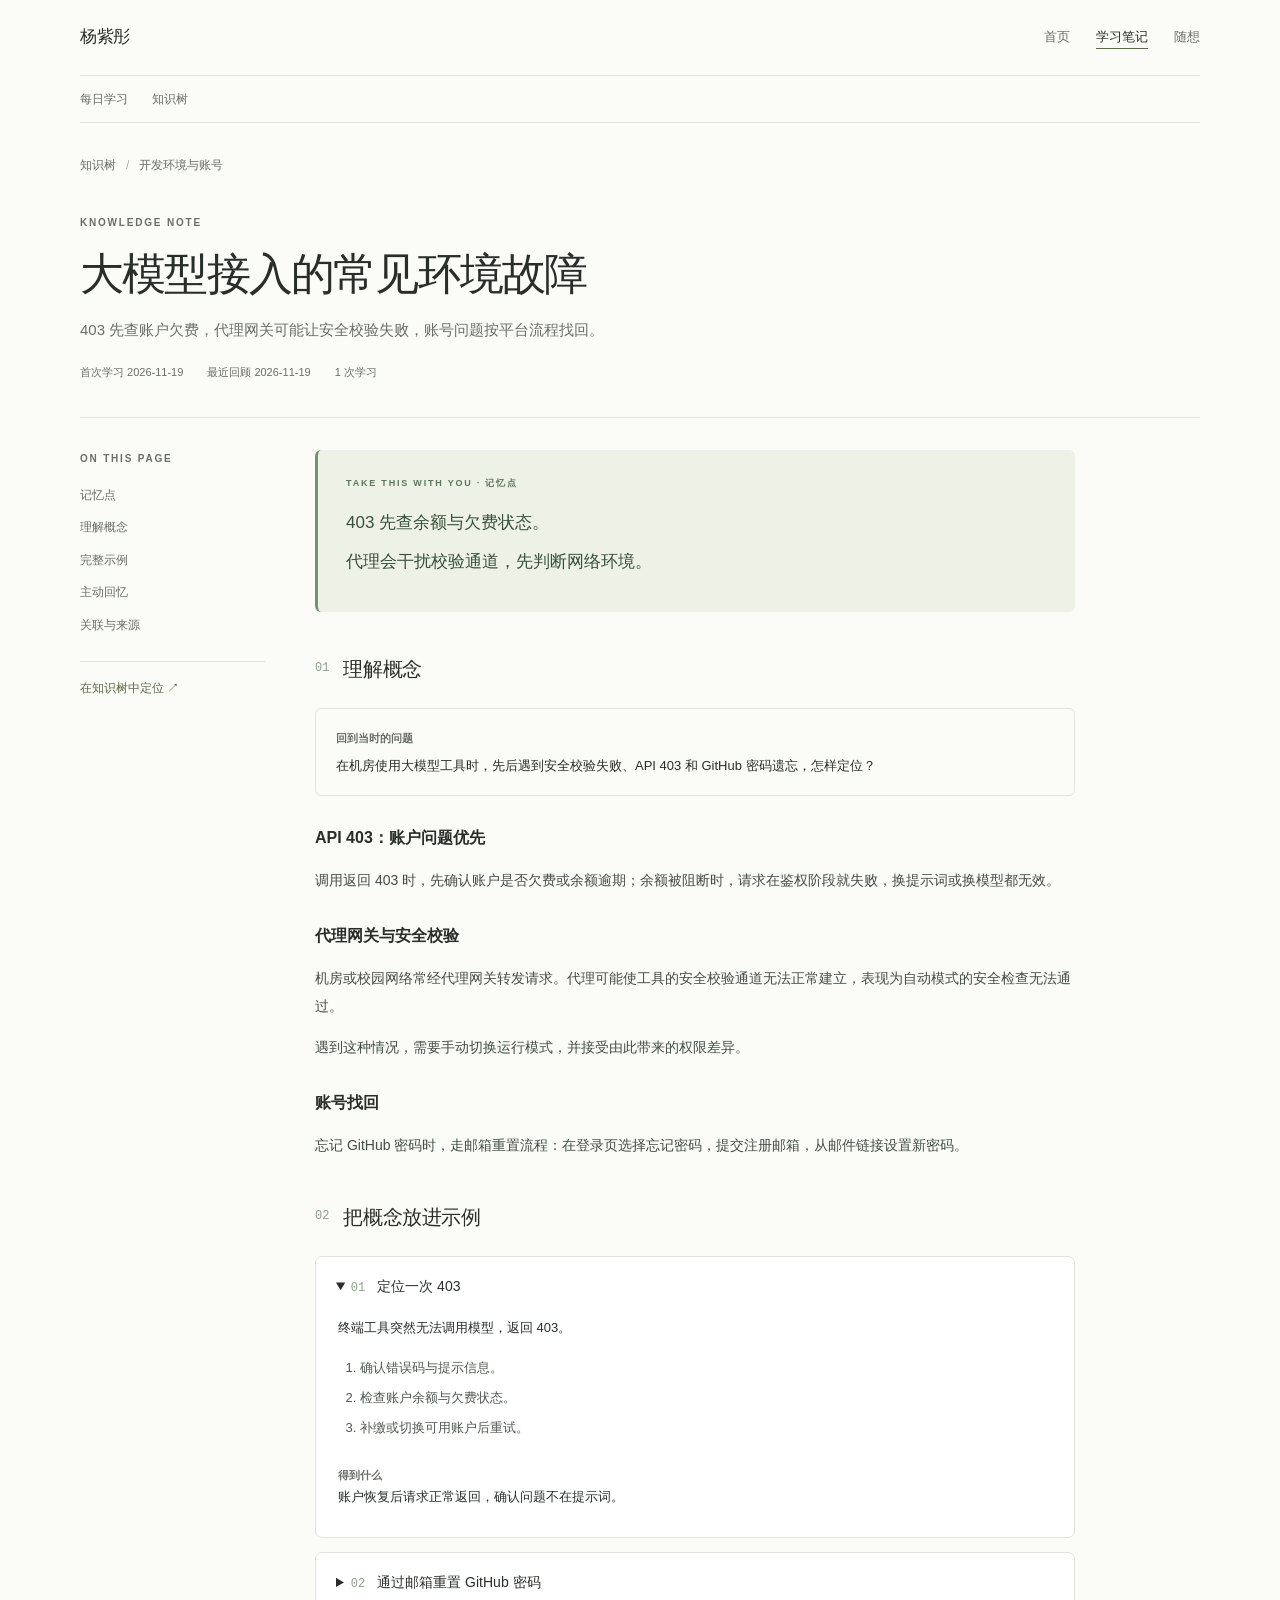
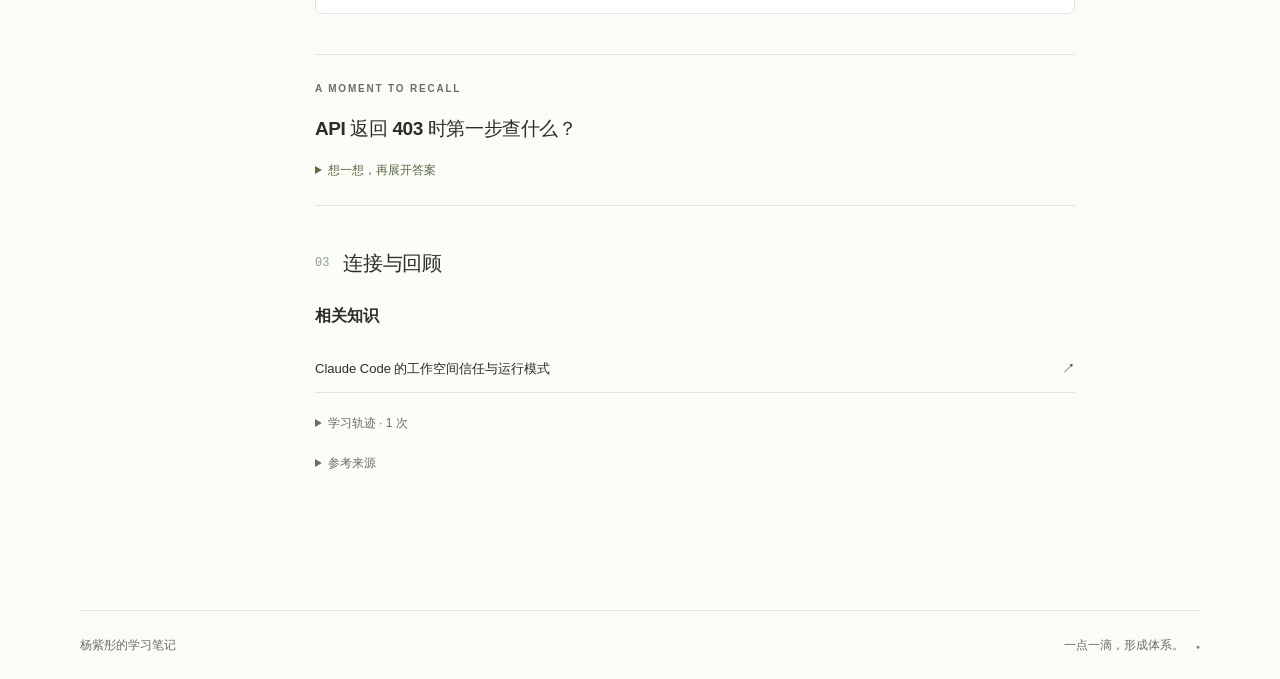
<file: knowledge/notes/dev-environment-troubleshooting/index.html>
<!doctype html>
<html lang="zh-CN"><head><meta charset="utf-8"><meta name="viewport" content="width=device-width,initial-scale=1">
<title>大模型接入的常见环境故障 · 杨紫彤 / Knowledge</title><meta name="description" content="403 先查账户欠费，代理网关可能让安全校验失败，账号问题按平台流程找回。">
<meta property="og:title" content="大模型接入的常见环境故障"><meta property="og:description" content="403 先查账户欠费，代理网关可能让安全校验失败，账号问题按平台流程找回。"><meta name="twitter:card" content="summary"><meta name="twitter:title" content="大模型接入的常见环境故障"><meta name="twitter:description" content="403 先查账户欠费，代理网关可能让安全校验失败，账号问题按平台流程找回。">
<link rel="icon" type="image/png" sizes="512x512" href="/assets/favicon.png?v=e36e969ca015"><link rel="apple-touch-icon" sizes="180x180" href="/assets/apple-touch-icon.png?v=e36e969ca015">
<link rel="stylesheet" href="/knowledge/assets/style.css?v=e36e969ca015"><link rel="stylesheet" href="/assets/css/site.css?v=e36e969ca015"><script defer src="/knowledge/assets/app.js?v=e36e969ca015"></script></head>
<body data-base="/knowledge" data-page="detail"><a class="skip" href="#main">跳至正文</a>
<header class="site-header"><a class="brand" href="/">杨紫彤</a><nav aria-label="主导航"><a href="/">首页</a><a href="/knowledge/" aria-current="location">学习笔记</a><a href="/ideas/">随想</a></nav></header>
<nav class="section-nav" aria-label="Knowledge 导航"><a  href="/knowledge/">每日学习</a><a  href="/knowledge/tree/">知识树</a></nav>
<main id="main"><article class="detail"><div class="breadcrumbs"><a href="/knowledge/tree/">知识树</a><span>/</span><a href="/knowledge/tree/?node=dev-environment">开发环境与账号</a></div>
<div class="detail-heading"><div class="eyebrow">KNOWLEDGE NOTE</div><h1>大模型接入的常见环境故障</h1><p class="lede">403 先查账户欠费，代理网关可能让安全校验失败，账号问题按平台流程找回。</p><div class="meta">首次学习 2026-11-19<span>最近回顾 2026-11-19</span><span>1 次学习</span></div></div>
<div class="reading-layout"><aside class="reading-nav"><span class="eyebrow">ON THIS PAGE</span><a href="#memory">记忆点</a><a href="#concept">理解概念</a><a href="#examples">完整示例</a><a href="#recall">主动回忆</a><a href="#connections">关联与来源</a><a class="back-tree" href="/knowledge/tree/?node=dev-environment-troubleshooting">在知识树中定位 ↗</a></aside>
<div class="reading-body"><section id="memory" class="memory"><div class="eyebrow">TAKE THIS WITH YOU · 记忆点</div><p>403 先查余额与欠费状态。</p><p>代理会干扰校验通道，先判断网络环境。</p></section>
<section id="concept"><div class="section-heading"><span class="number">01</span><h2>理解概念</h2></div><div class="context"><b>回到当时的问题</b><p>在机房使用大模型工具时，先后遇到安全校验失败、API 403 和 GitHub 密码遗忘，怎样定位？</p></div><section class="prose-section"><h3>API 403：账户问题优先</h3><p>调用返回 403 时，先确认账户是否欠费或余额逾期；余额被阻断时，请求在鉴权阶段就失败，换提示词或换模型都无效。</p></section><section class="prose-section"><h3>代理网关与安全校验</h3><p>机房或校园网络常经代理网关转发请求。代理可能使工具的安全校验通道无法正常建立，表现为自动模式的安全检查无法通过。</p><p>遇到这种情况，需要手动切换运行模式，并接受由此带来的权限差异。</p></section><section class="prose-section"><h3>账号找回</h3><p>忘记 GitHub 密码时，走邮箱重置流程：在登录页选择忘记密码，提交注册邮箱，从邮件链接设置新密码。</p></section></section>
<section id="examples"><div class="section-heading"><span class="number">02</span><h2>把概念放进示例</h2></div><details class="example" open><summary><span class="number">01</span>定位一次 403</summary><div class="example-body"><p>终端工具突然无法调用模型，返回 403。</p><ol><li>确认错误码与提示信息。</li><li>检查账户余额与欠费状态。</li><li>补缴或切换可用账户后重试。</li></ol><p class="result"><b>得到什么</b><br>账户恢复后请求正常返回，确认问题不在提示词。</p></div></details><details class="example" ><summary><span class="number">02</span>通过邮箱重置 GitHub 密码</summary><div class="example-body"><p>长时间未登录，忘记 GitHub 密码。</p><ol><li>打开 GitHub 登录页，选择忘记密码。</li><li>输入注册邮箱并提交。</li><li>在邮箱中打开重置链接，设置新密码并重新登录。</li></ol><p class="result"><b>得到什么</b><br>使用新密码成功登录，原账号数据保留。</p></div></details></section>
<section id="recall" class="recall"><div class="eyebrow">A MOMENT TO RECALL</div><h2>API 返回 403 时第一步查什么？</h2><details><summary>想一想，再展开答案</summary><p>先查账户是否欠费或余额逾期，而不是先改提示词。</p></details></section>
<section id="connections"><div class="section-heading"><span class="number">03</span><h2>连接与回顾</h2></div><h3>相关知识</h3><a class="related-link" href="/knowledge/notes/claude-code-run-modes/">Claude Code 的工作空间信任与运行模式 <span>↗</span></a><details class="history"><summary>学习轨迹 · 1 次</summary><ul><li><a href="/knowledge/?day=2026-11-19">2026-11-19</a><span class="tag">初学</span><p>403 先查账户欠费；代理网关会让安全校验失败，账号问题按平台流程找回。</p></li></ul></details><details class="history"><summary>参考来源</summary><ul><li>来自当次学习讨论，尚未附外部来源。</li></ul></details></section></div></div></article><noscript><p>学习日历和交互树需要启用 JavaScript；知识详情可直接阅读。</p></noscript></main><footer><span>杨紫彤的学习笔记</span><span>一点一滴，形成体系。<span class="footer-dot">●</span></span></footer></body></html>
</file>
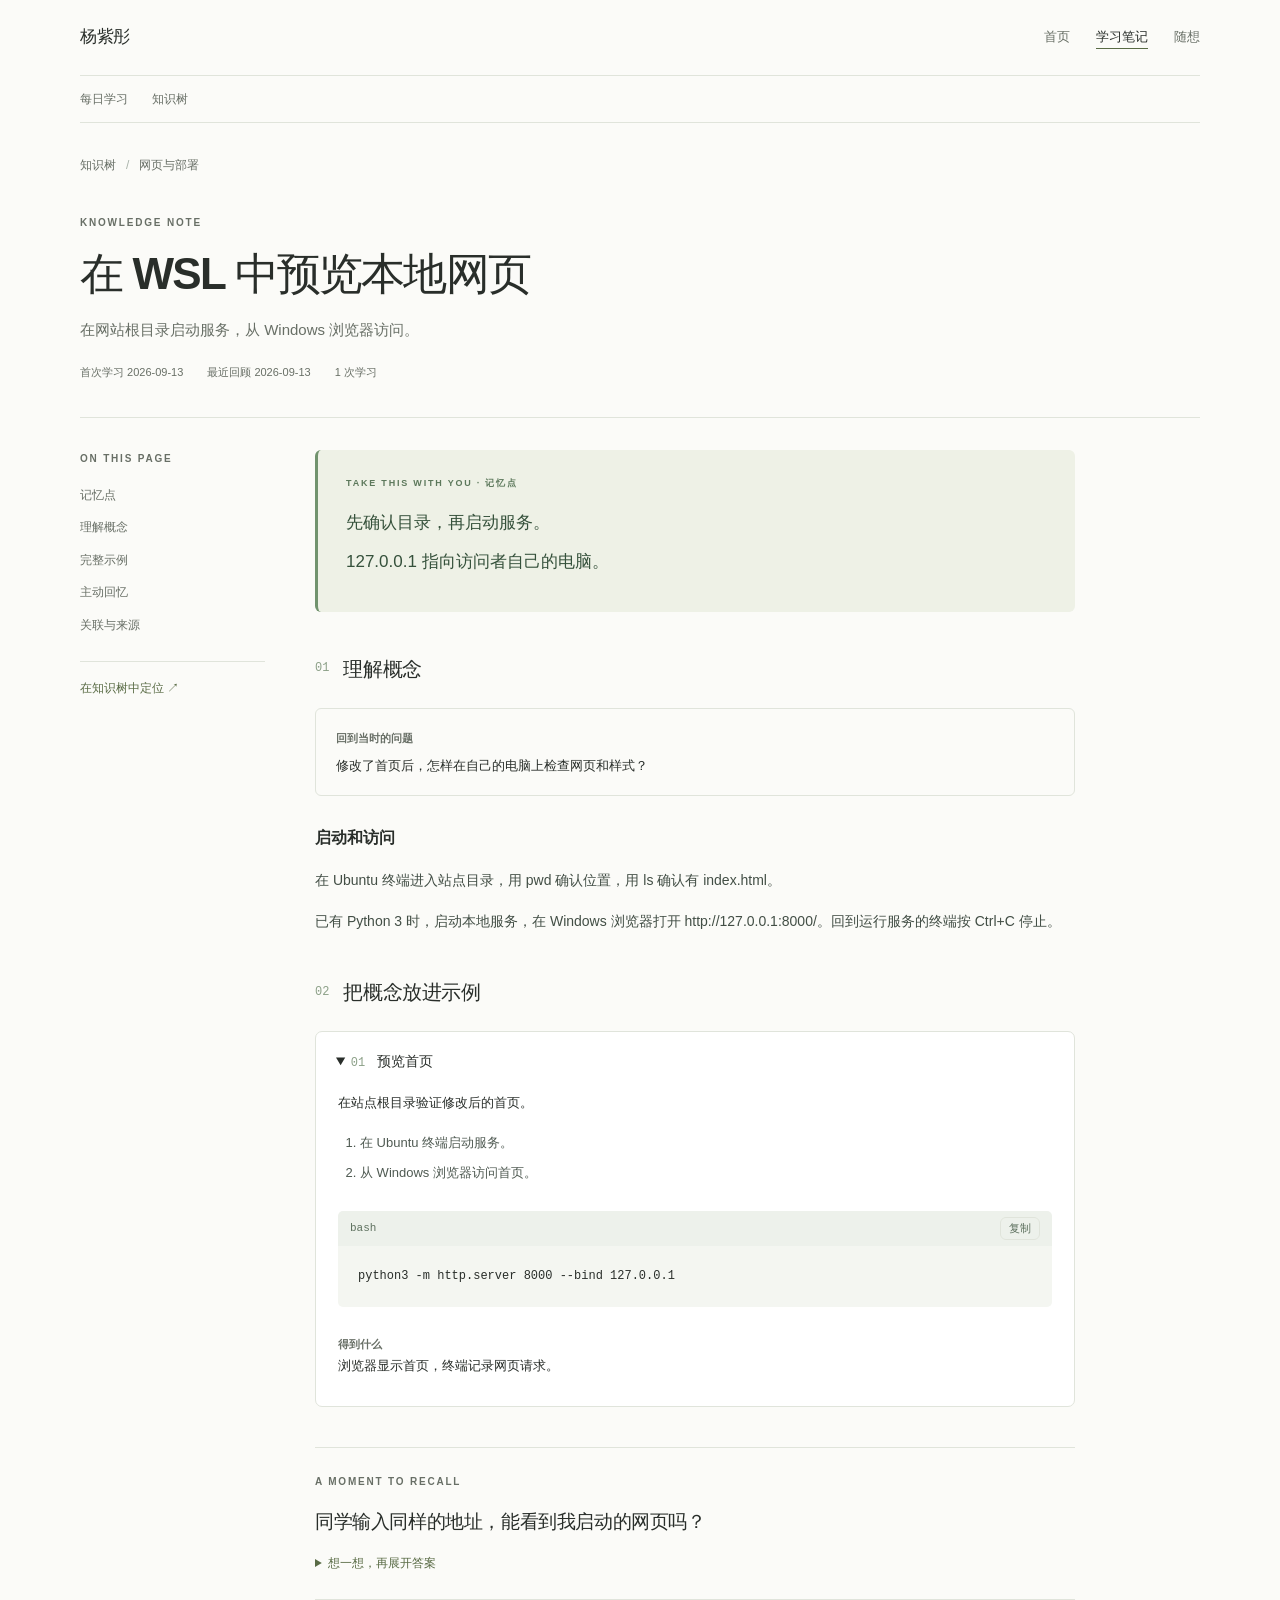
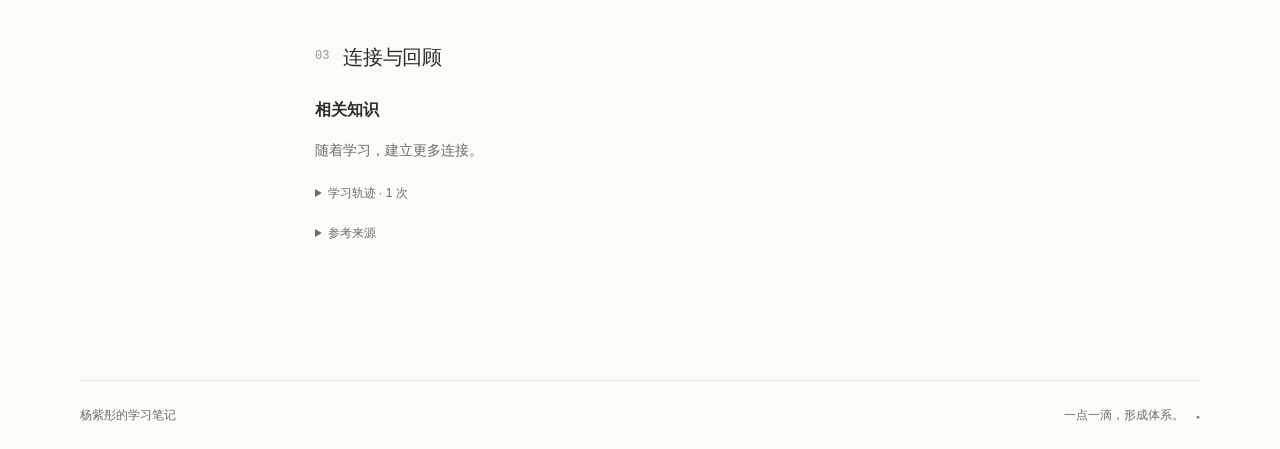
<file: knowledge/notes/local-web-preview/index.html>
<!doctype html>
<html lang="zh-CN"><head><meta charset="utf-8"><meta name="viewport" content="width=device-width,initial-scale=1">
<title>在 WSL 中预览本地网页 · 杨紫彤 / Knowledge</title><meta name="description" content="在网站根目录启动服务，从 Windows 浏览器访问。">
<meta property="og:title" content="在 WSL 中预览本地网页"><meta property="og:description" content="在网站根目录启动服务，从 Windows 浏览器访问。"><meta name="twitter:card" content="summary"><meta name="twitter:title" content="在 WSL 中预览本地网页"><meta name="twitter:description" content="在网站根目录启动服务，从 Windows 浏览器访问。">
<link rel="icon" type="image/png" sizes="512x512" href="/assets/favicon.png?v=e36e969ca015"><link rel="apple-touch-icon" sizes="180x180" href="/assets/apple-touch-icon.png?v=e36e969ca015">
<link rel="stylesheet" href="/knowledge/assets/style.css?v=e36e969ca015"><link rel="stylesheet" href="/assets/css/site.css?v=e36e969ca015"><script defer src="/knowledge/assets/app.js?v=e36e969ca015"></script></head>
<body data-base="/knowledge" data-page="detail"><a class="skip" href="#main">跳至正文</a>
<header class="site-header"><a class="brand" href="/">杨紫彤</a><nav aria-label="主导航"><a href="/">首页</a><a href="/knowledge/" aria-current="location">学习笔记</a><a href="/ideas/">随想</a></nav></header>
<nav class="section-nav" aria-label="Knowledge 导航"><a  href="/knowledge/">每日学习</a><a  href="/knowledge/tree/">知识树</a></nav>
<main id="main"><article class="detail"><div class="breadcrumbs"><a href="/knowledge/tree/">知识树</a><span>/</span><a href="/knowledge/tree/?node=web-basics">网页与部署</a></div>
<div class="detail-heading"><div class="eyebrow">KNOWLEDGE NOTE</div><h1>在 WSL 中预览本地网页</h1><p class="lede">在网站根目录启动服务，从 Windows 浏览器访问。</p><div class="meta">首次学习 2026-09-13<span>最近回顾 2026-09-13</span><span>1 次学习</span></div></div>
<div class="reading-layout"><aside class="reading-nav"><span class="eyebrow">ON THIS PAGE</span><a href="#memory">记忆点</a><a href="#concept">理解概念</a><a href="#examples">完整示例</a><a href="#recall">主动回忆</a><a href="#connections">关联与来源</a><a class="back-tree" href="/knowledge/tree/?node=local-web-preview">在知识树中定位 ↗</a></aside>
<div class="reading-body"><section id="memory" class="memory"><div class="eyebrow">TAKE THIS WITH YOU · 记忆点</div><p>先确认目录，再启动服务。</p><p>127.0.0.1 指向访问者自己的电脑。</p></section>
<section id="concept"><div class="section-heading"><span class="number">01</span><h2>理解概念</h2></div><div class="context"><b>回到当时的问题</b><p>修改了首页后，怎样在自己的电脑上检查网页和样式？</p></div><section class="prose-section"><h3>启动和访问</h3><p>在 Ubuntu 终端进入站点目录，用 pwd 确认位置，用 ls 确认有 index.html。</p><p>已有 Python 3 时，启动本地服务，在 Windows 浏览器打开 http://127.0.0.1:8000/。回到运行服务的终端按 Ctrl+C 停止。</p></section></section>
<section id="examples"><div class="section-heading"><span class="number">02</span><h2>把概念放进示例</h2></div><details class="example" open><summary><span class="number">01</span>预览首页</summary><div class="example-body"><p>在站点根目录验证修改后的首页。</p><ol><li>在 Ubuntu 终端启动服务。</li><li>从 Windows 浏览器访问首页。</li></ol><div class="code-label">bash<button class="copy-code" type="button">复制</button></div><pre><code>python3 -m http.server 8000 --bind 127.0.0.1</code></pre><p class="result"><b>得到什么</b><br>浏览器显示首页，终端记录网页请求。</p></div></details></section>
<section id="recall" class="recall"><div class="eyebrow">A MOMENT TO RECALL</div><h2>同学输入同样的地址，能看到我启动的网页吗？</h2><details><summary>想一想，再展开答案</summary><p>不能直接看到。127.0.0.1 指向同学自己的电脑。</p></details></section>
<section id="connections"><div class="section-heading"><span class="number">03</span><h2>连接与回顾</h2></div><h3>相关知识</h3><p class="muted">随着学习，建立更多连接。</p><details class="history"><summary>学习轨迹 · 1 次</summary><ul><li><a href="/knowledge/?day=2026-09-13">2026-09-13</a><span class="tag">初学</span><p>启动服务前先确认网站根目录。</p></li></ul></details><details class="history"><summary>参考来源</summary><ul><li>来自当次学习讨论，尚未附外部来源。</li></ul></details></section></div></div></article><noscript><p>学习日历和交互树需要启用 JavaScript；知识详情可直接阅读。</p></noscript></main><footer><span>杨紫彤的学习笔记</span><span>一点一滴，形成体系。<span class="footer-dot">●</span></span></footer></body></html>
</file>
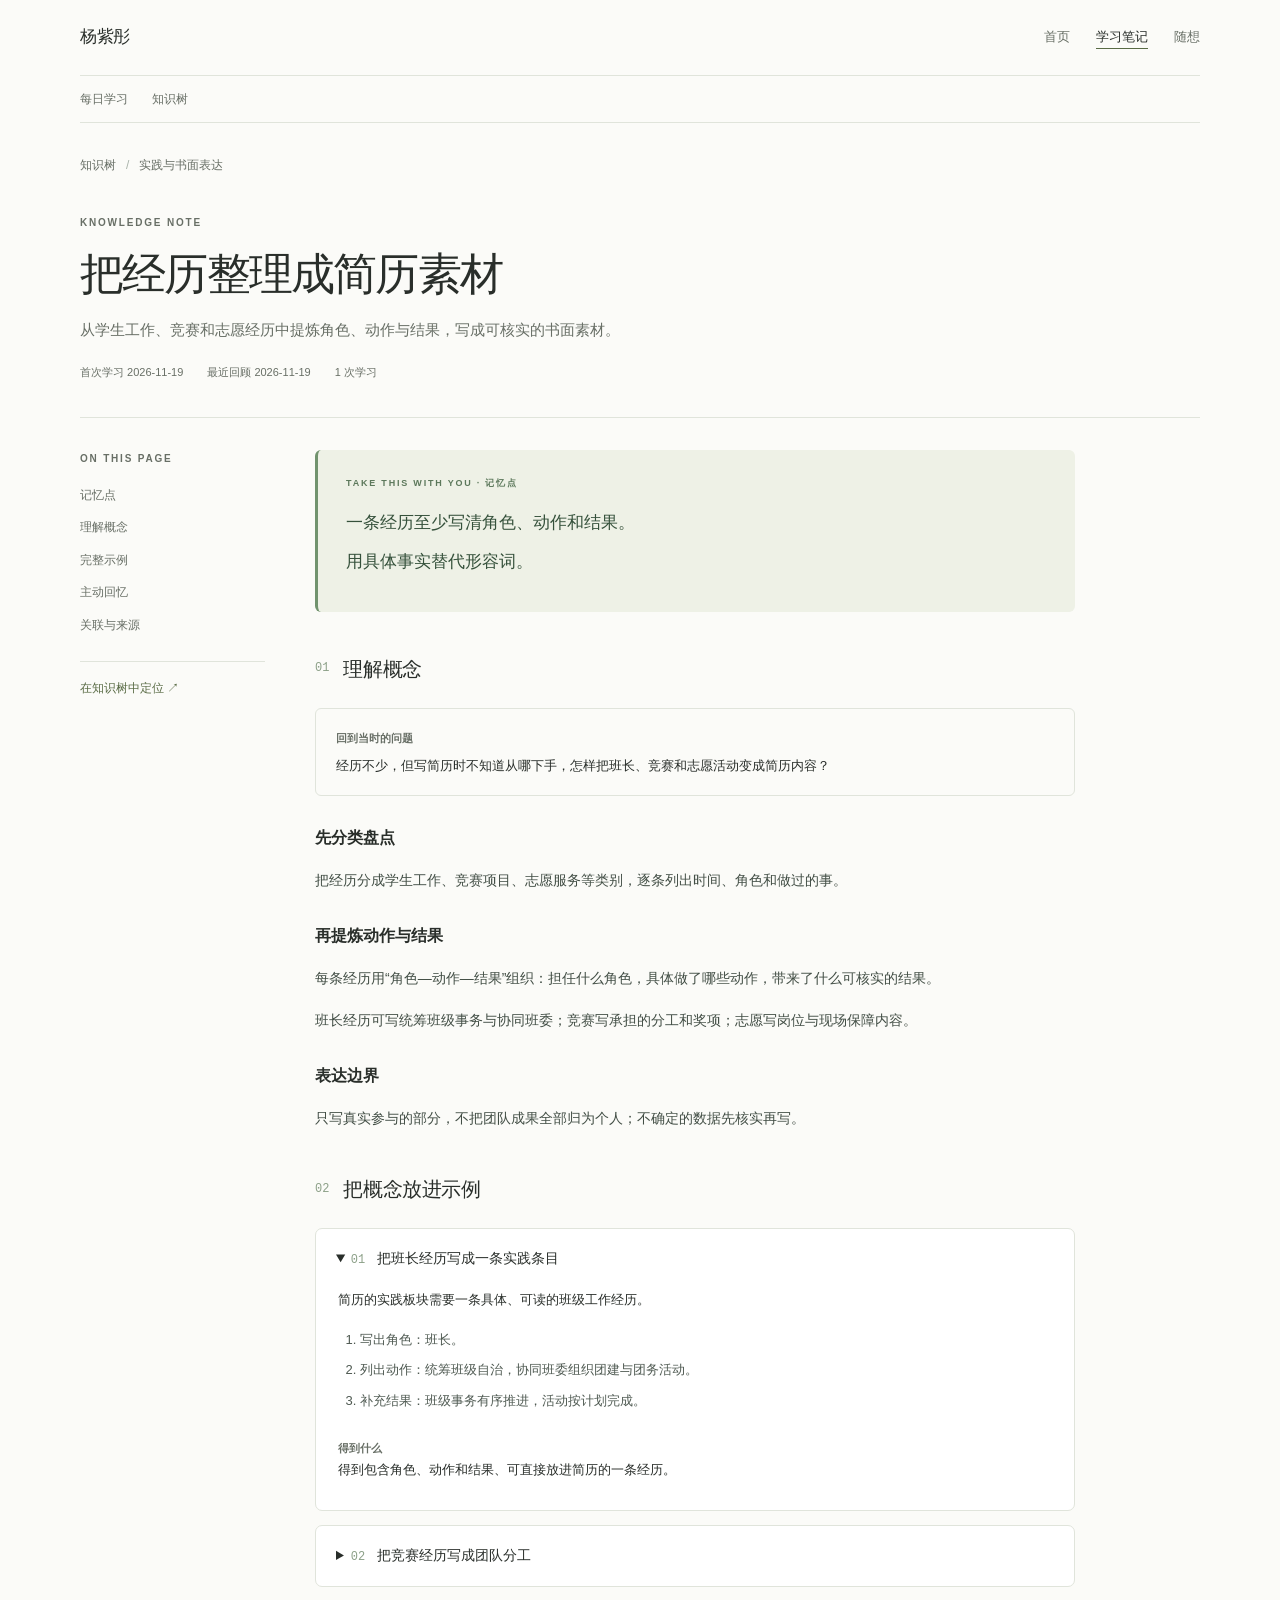
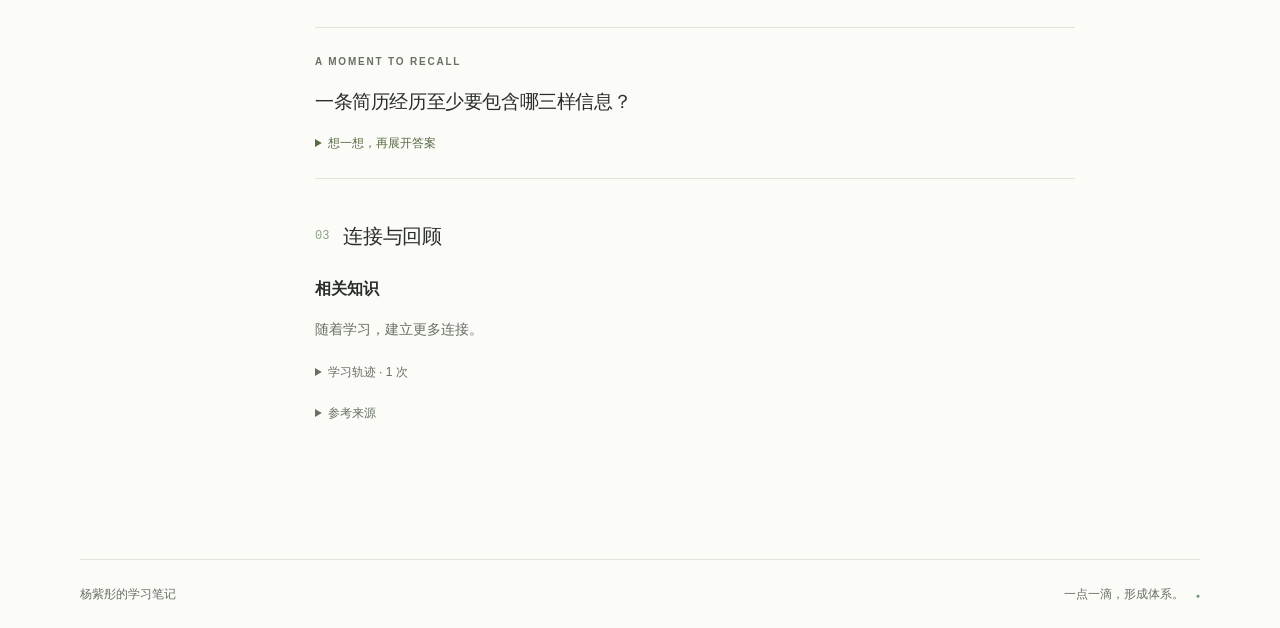
<file: knowledge/notes/resume-experience-material/index.html>
<!doctype html>
<html lang="zh-CN"><head><meta charset="utf-8"><meta name="viewport" content="width=device-width,initial-scale=1">
<title>把经历整理成简历素材 · 杨紫彤 / Knowledge</title><meta name="description" content="从学生工作、竞赛和志愿经历中提炼角色、动作与结果，写成可核实的书面素材。">
<meta property="og:title" content="把经历整理成简历素材"><meta property="og:description" content="从学生工作、竞赛和志愿经历中提炼角色、动作与结果，写成可核实的书面素材。"><meta name="twitter:card" content="summary"><meta name="twitter:title" content="把经历整理成简历素材"><meta name="twitter:description" content="从学生工作、竞赛和志愿经历中提炼角色、动作与结果，写成可核实的书面素材。">
<link rel="icon" type="image/png" sizes="512x512" href="/assets/favicon.png?v=e36e969ca015"><link rel="apple-touch-icon" sizes="180x180" href="/assets/apple-touch-icon.png?v=e36e969ca015">
<link rel="stylesheet" href="/knowledge/assets/style.css?v=e36e969ca015"><link rel="stylesheet" href="/assets/css/site.css?v=e36e969ca015"><script defer src="/knowledge/assets/app.js?v=e36e969ca015"></script></head>
<body data-base="/knowledge" data-page="detail"><a class="skip" href="#main">跳至正文</a>
<header class="site-header"><a class="brand" href="/">杨紫彤</a><nav aria-label="主导航"><a href="/">首页</a><a href="/knowledge/" aria-current="location">学习笔记</a><a href="/ideas/">随想</a></nav></header>
<nav class="section-nav" aria-label="Knowledge 导航"><a  href="/knowledge/">每日学习</a><a  href="/knowledge/tree/">知识树</a></nav>
<main id="main"><article class="detail"><div class="breadcrumbs"><a href="/knowledge/tree/">知识树</a><span>/</span><a href="/knowledge/tree/?node=practice-writing">实践与书面表达</a></div>
<div class="detail-heading"><div class="eyebrow">KNOWLEDGE NOTE</div><h1>把经历整理成简历素材</h1><p class="lede">从学生工作、竞赛和志愿经历中提炼角色、动作与结果，写成可核实的书面素材。</p><div class="meta">首次学习 2026-11-19<span>最近回顾 2026-11-19</span><span>1 次学习</span></div></div>
<div class="reading-layout"><aside class="reading-nav"><span class="eyebrow">ON THIS PAGE</span><a href="#memory">记忆点</a><a href="#concept">理解概念</a><a href="#examples">完整示例</a><a href="#recall">主动回忆</a><a href="#connections">关联与来源</a><a class="back-tree" href="/knowledge/tree/?node=resume-experience-material">在知识树中定位 ↗</a></aside>
<div class="reading-body"><section id="memory" class="memory"><div class="eyebrow">TAKE THIS WITH YOU · 记忆点</div><p>一条经历至少写清角色、动作和结果。</p><p>用具体事实替代形容词。</p></section>
<section id="concept"><div class="section-heading"><span class="number">01</span><h2>理解概念</h2></div><div class="context"><b>回到当时的问题</b><p>经历不少，但写简历时不知道从哪下手，怎样把班长、竞赛和志愿活动变成简历内容？</p></div><section class="prose-section"><h3>先分类盘点</h3><p>把经历分成学生工作、竞赛项目、志愿服务等类别，逐条列出时间、角色和做过的事。</p></section><section class="prose-section"><h3>再提炼动作与结果</h3><p>每条经历用“角色—动作—结果”组织：担任什么角色，具体做了哪些动作，带来了什么可核实的结果。</p><p>班长经历可写统筹班级事务与协同班委；竞赛写承担的分工和奖项；志愿写岗位与现场保障内容。</p></section><section class="prose-section"><h3>表达边界</h3><p>只写真实参与的部分，不把团队成果全部归为个人；不确定的数据先核实再写。</p></section></section>
<section id="examples"><div class="section-heading"><span class="number">02</span><h2>把概念放进示例</h2></div><details class="example" open><summary><span class="number">01</span>把班长经历写成一条实践条目</summary><div class="example-body"><p>简历的实践板块需要一条具体、可读的班级工作经历。</p><ol><li>写出角色：班长。</li><li>列出动作：统筹班级自治，协同班委组织团建与团务活动。</li><li>补充结果：班级事务有序推进，活动按计划完成。</li></ol><p class="result"><b>得到什么</b><br>得到包含角色、动作和结果、可直接放进简历的一条经历。</p></div></details><details class="example" ><summary><span class="number">02</span>把竞赛经历写成团队分工</summary><div class="example-body"><p>参加过挑战杯和 I CAN 比赛，但不想把团队成果全写成个人成绩。</p><ol><li>写清比赛名称、时间和获得的奖项。</li><li>只写自己承担的那部分工作与协作方式。</li><li>把团队成果和个人动作分开表述。</li></ol><p class="result"><b>得到什么</b><br>竞赛条目如实反映个人参与，避免夸大。</p></div></details></section>
<section id="recall" class="recall"><div class="eyebrow">A MOMENT TO RECALL</div><h2>一条简历经历至少要包含哪三样信息？</h2><details><summary>想一想，再展开答案</summary><p>角色、具体动作和可核实的结果。</p></details></section>
<section id="connections"><div class="section-heading"><span class="number">03</span><h2>连接与回顾</h2></div><h3>相关知识</h3><p class="muted">随着学习，建立更多连接。</p><details class="history"><summary>学习轨迹 · 1 次</summary><ul><li><a href="/knowledge/?day=2026-11-19">2026-11-19</a><span class="tag">初学</span><p>简历素材从具体经历里提炼角色、动作和结果，而不是堆形容词。</p></li></ul></details><details class="history"><summary>参考来源</summary><ul><li>来自当次学习讨论，尚未附外部来源。</li></ul></details></section></div></div></article><noscript><p>学习日历和交互树需要启用 JavaScript；知识详情可直接阅读。</p></noscript></main><footer><span>杨紫彤的学习笔记</span><span>一点一滴，形成体系。<span class="footer-dot">●</span></span></footer></body></html>
</file>
<file: assets/css/home.css>
* { box-sizing: border-box; }
html { scroll-behavior: smooth; scroll-padding-top: 28px; }
body { margin: 0; font: 15px/1.8 var(--site-sans); -webkit-font-smoothing: antialiased; }
a { color: inherit; text-decoration: none; }
a:hover { color: var(--site-accent); }
img { display: block; max-width: 100%; height: auto; }
h1, h2, h3, h4, p { margin-top: 0; }
h1, h2, h3, h4 { font-weight: 500; }
p { margin-bottom: 16px; }
.skip { position: fixed; top: -100px; left: 20px; padding: 10px 16px; background: white; z-index: 10; }
.skip:focus { top: 12px; }
.profile { display: grid; grid-template-columns: minmax(0, 1fr) 156px; gap: 60px; align-items: start; padding: 48px 0 40px; }
.profile h1 { font: 44px/1.15 var(--site-serif); letter-spacing: -1.3px; margin-bottom: 8px; }
.profile .byline { font-size: 13px; color: var(--site-muted); margin-bottom: 22px; }
.profile-copy { max-width: 710px; }
.profile-copy > p:not(.byline) { max-width: 660px; }
.profile-copy strong { font-weight: 600; }
.profile-photo { margin: 4px 0 0; justify-self: center; }
.profile-photo img { width: 150px; height: 150px; border-radius: 50%; object-fit: cover; object-position: center; }
.contact-links { display: flex; flex-wrap: wrap; gap: 8px 20px; margin-top: 22px; font-size: 13px; }
.contact-links a, .inline-link { text-decoration: underline; text-decoration-color: #b0b9a9; text-underline-offset: 4px; text-decoration-thickness: 1px; }
.contact-links a:hover, .inline-link:hover { text-decoration-color: var(--site-accent); }
.home-section { display: grid; grid-template-columns: 164px minmax(0, 1fr); gap: 34px; border-top: 1px solid var(--site-line); padding: 30px 0; }
.section-title { margin: 3px 0 0; font-size: 14px; color: var(--site-muted); letter-spacing: 0; }
.section-content { min-width: 0; }
.notebooks { display: grid; grid-template-columns: 1fr 1fr; gap: 36px; }
.notebook { display: block; }
.notebook h3 { font-size: 18px; margin-bottom: 7px; }
.notebook h3 span { font-size: 14px; color: var(--site-muted); margin-left: 6px; }
.notebook p { font-size: 13px; color: var(--site-muted); margin: 0; max-width: 32ch; }
.notebook:hover h3 { text-decoration: underline; text-underline-offset: 4px; }
.work-entry + .work-entry { margin-top: 30px; padding-top: 26px; border-top: 1px solid var(--site-line); }
.entry-heading { display: flex; align-items: baseline; justify-content: space-between; flex-wrap: wrap; gap: 3px 20px; margin-bottom: 4px; }
.entry-heading h3 { font-size: 20px; letter-spacing: -.4px; margin: 0; }
.entry-heading .date { font-size: 12px; color: var(--site-muted); font-variant-numeric: tabular-nums; }
.role { font-size: 13px; color: var(--site-muted); margin-bottom: 18px; }
.work-entry h4 { margin: 19px 0 6px; font-size: 15px; font-weight: 600; }
.work-entry p { max-width: 76ch; }
.work-entry .result { font-size: 13px; color: var(--site-muted); }
.result strong { color: var(--site-ink); font-weight: 600; }
.work-entry .stack { font-size: 12px; color: var(--site-muted); margin-bottom: 0; }
.publication { display: grid; grid-template-columns: 144px minmax(0, 1fr); gap: 25px; align-items: start; }
.publication + .publication { margin-top: 28px; padding-top: 28px; border-top: 1px solid var(--site-line); }
.paper-image { display: flex; align-items: center; min-height: 100px; background: white; border: 1px solid var(--site-line); padding: 7px; border-radius: 2px; }
.paper-image img { width: 100%; }
.publication h3 { margin: 0 0 6px; font-size: 16px; line-height: 1.5; }
.publication h3 a:hover { text-decoration: underline; text-underline-offset: 4px; }
.publication .paper-meta { color: var(--site-muted); font-size: 12px; margin-bottom: 8px; }
.publication p { margin-bottom: 0; font-size: 13px; }
.research-links { margin: 24px 0 0; font-size: 12px; }
.education-entry + .education-entry { margin-top: 22px; }
.education-entry h3 { font-size: 16px; }
.education-entry p { font-size: 14px; margin: 3px 0 0; }
.education-entry .education-note { color: var(--site-muted); font-size: 12px; }
.background-note { color: var(--site-muted); font-size: 13px; margin: 22px 0 0; max-width: 76ch; }
.footer-links { display: flex; flex-wrap: wrap; gap: 20px; }
@media (max-width: 850px) {
  .profile { gap: 32px; }
  .home-section { grid-template-columns: 125px minmax(0, 1fr); gap: 26px; }
  .publication { grid-template-columns: 112px minmax(0, 1fr); gap: 20px; }
}
@media (max-width: 600px) {
  body { font-size: 14px; }
  .profile { grid-template-columns: minmax(0, 1fr) 80px; gap: 18px; padding: 32px 0; }
  .profile-copy { display: contents; }
  .profile h1 { font-size: 35px; margin-bottom: 2px; grid-column: 1; grid-row: 1; }
  .profile .byline { grid-column: 1; grid-row: 2; margin: 0; font-size: 12px; }
  .profile-copy > p:not(.byline), .contact-links { grid-column: 1 / -1; margin: 0; }
  .profile-photo { grid-column: 2; grid-row: 1 / 3; margin: 0; }
  .profile-photo img { width: 80px; height: 80px; }
  .contact-links { gap: 8px 18px; font-size: 12px; }
  .home-section { display: block; padding: 25px 0; }
  .section-title { margin: 0 0 20px; font-size: 13px; }
  .notebooks { gap: 22px; }
  .notebook h3 { font-size: 17px; }
  .notebook p { font-size: 12px; }
  .entry-heading h3 { font-size: 18px; }
  .publication { grid-template-columns: 88px minmax(0, 1fr); gap: 16px; }
  .paper-image { min-height: 70px; padding: 5px; }
  .publication h3 { font-size: 15px; }
  .publication p { font-size: 12px; }
  .education-entry h3 { font-size: 16px; }
}
@media (max-width: 360px) {
  .profile h1 { font-size: 30px; }
  .notebooks { grid-template-columns: 1fr; }
  .publication { grid-template-columns: 1fr; }
  .paper-image { max-width: 120px; }
}
@media print {
  .profile { padding-top: 0; }
  .home-section { break-inside: avoid; }
}
</file>
<file: assets/css/site.css>
/* Shared foundation for Home, Knowledge and Ideas. Product layouts stay local. */
:root {
  --site-background: #fbfbf8;
  --site-surface: #ffffff;
  --site-ink: #292e2a;
  --site-muted: #686f66;
  --site-line: #e0e4db;
  --site-accent: #596b45;
  --site-soft: #eef1e6;
  --site-sans: -apple-system, BlinkMacSystemFont, 'Segoe UI', 'PingFang SC', 'Microsoft YaHei', sans-serif;
  --site-serif: Georgia, 'Iowan Old Style', 'Songti SC', 'STSong', serif;
  --site-width: 1120px;
  --ink: var(--site-ink);
  --muted: var(--site-muted);
  --line: var(--site-line);
  --accent: var(--site-accent);
  --green: var(--site-accent);
  --soft: var(--site-soft);
  --tint: var(--site-soft);
  --font: var(--site-sans);
  --sans: var(--site-sans);
  --serif: var(--site-serif);
}
body { background: var(--site-background); color: var(--site-ink); font-family: var(--site-sans); }
.site-header, body > main, body > footer, .section-nav {
  width: min(var(--site-width), calc(100% - 64px));
  max-width: none;
  margin-inline: auto;
  padding-inline: 0;
}
.site-header {
  position: static;
  height: auto;
  min-height: 76px;
  padding-block: 20px;
  display: flex;
  align-items: center;
  justify-content: space-between;
  flex-wrap: wrap;
  gap: 12px 28px;
  border-bottom: 1px solid var(--site-line);
}
.site-header .brand { color: var(--site-ink); font-size: 17px; font-weight: 500; letter-spacing: -.4px; white-space: nowrap; }
.site-header nav { display: flex; align-items: center; flex-wrap: wrap; gap: 26px; font-size: 13px; }
.site-header nav a { color: var(--site-muted); padding-block: 4px; }
.site-header nav a:hover, .site-header nav a[aria-current] { color: var(--site-ink); }
.site-header nav a[aria-current] { text-decoration: underline; text-underline-offset: 7px; text-decoration-thickness: 1px; text-decoration-color: var(--site-accent); }
.site-header nav a[aria-current]::after { content: none; }
.section-nav { display: flex; flex-wrap: wrap; gap: 24px; padding-block: 13px; font-size: 12px; border-bottom: 1px solid var(--site-line); }
.section-nav a { color: var(--site-muted); }
.section-nav a[aria-current], .section-nav a:hover { color: var(--site-accent); }
body > footer { padding-block: 24px; margin-top: 64px; display: flex; justify-content: space-between; flex-wrap: wrap; gap: 12px 24px; border-top: 1px solid var(--site-line); color: var(--site-muted); font-size: 12px; }
body > footer a:hover { color: var(--site-accent); }
a:focus-visible, button:focus-visible, summary:focus-visible, input:focus-visible, select:focus-visible, [tabindex]:focus-visible { outline: 2px solid var(--site-accent); outline-offset: 4px; }
::selection { background: #dde5ce; }
@media (max-width: 700px) {
  .site-header, body > main, body > footer, .section-nav { width: calc(100% - 40px); padding-inline: 0; }
  .site-header { min-height: 68px; padding-block: 16px; gap: 10px 20px; }
  .site-header .brand { font-size: 16px; }
  .site-header nav { gap: 18px; font-size: 12px; }
  body > footer { margin-top: 40px; font-size: 11px; }
}
@media (prefers-reduced-motion: reduce) { html { scroll-behavior: auto; } }
@media print { .site-header, .section-nav, body > footer { display: none; } body > main { width: 100%; } }
</file>
<file: ideas/assets/style.css>
:root {
  --paper: #fbfbf8;
  --white: #fff;
  --ink: #292e2a;
  --muted: #747b72;
  --line: #e0e4db;
  --accent: #596b45;
  --tint: #eef1e6;
  --serif: Georgia, 'Iowan Old Style', 'Songti SC', 'STSong', serif;
  --sans: -apple-system, BlinkMacSystemFont, 'Segoe UI', 'PingFang SC', 'Microsoft YaHei', sans-serif;
}
* { box-sizing: border-box; }
html { scroll-behavior: smooth; scroll-padding-top: 30px; }
body { margin: 0; background: var(--paper); color: var(--ink); font: 14px/1.75 var(--sans); -webkit-font-smoothing: antialiased; }
a { color: inherit; text-decoration: none; }
a:hover { color: var(--accent); }
button, input, select { font: inherit; color: inherit; }
button, select { cursor: pointer; }
button { background: none; border: 1px solid var(--line); border-radius: 4px; padding: 7px 12px; }
button:hover { border-color: #8a987b; }
a:focus-visible, button:focus-visible, input:focus-visible, select:focus-visible, [tabindex]:focus-visible { outline: 2px solid var(--accent); outline-offset: 5px; }
::selection { background: #dde5ce; }
h1, h2, h3, p { margin-top: 0; }
h1, h2, h3 { font-weight: 500; }
.site-header, main, footer { width: min(1160px, calc(100% - 96px)); margin-inline: auto; }
.site-header { height: 88px; display: flex; align-items: center; justify-content: space-between; border-bottom: 1px solid var(--line); }
.brand { font-size: 17px; letter-spacing: -.5px; }
.brand span { color: #a5ad9f; margin: 0 14px; }
.brand strong { font-weight: 500; }
.site-header nav { display: flex; gap: 32px; font-size: 12px; color: var(--muted); }
.site-header nav a[aria-current] { color: var(--ink); position: relative; }
.site-header nav a[aria-current]::after { content: ''; width: 4px; height: 4px; background: var(--accent); border-radius: 50%; position: absolute; bottom: -10px; left: calc(50% - 2px); }
main { min-height: 72vh; }
.eyebrow { font: 10px/1.5 ui-monospace, SFMono-Regular, Consolas, monospace; letter-spacing: 1.7px; color: var(--muted); margin-bottom: 24px; }
.intro { padding: 48px 0 40px; max-width: 820px; }
.home-intro { max-width: none; padding: 28px 0; }
.home-intro.with-photo { display: grid; grid-template-columns: minmax(0, 1fr) 160px; align-items: center; gap: 32px; }
.intro-copy { min-width: 0; }
.intro-photo { margin: 0; }
.intro-photo img { display: block; width: 100%; height: auto; border-radius: 2px; }
.intro-copy > .intro-meta { margin-top: 12px; margin-bottom: 0; font-size: 11px; color: var(--muted); }
.intro h1 { font: 46px/1.2 var(--serif); letter-spacing: -1.4px; margin-bottom: 20px; }
.intro > p, .intro-copy > p { color: var(--muted); font-size: 14px; line-height: 1.9; max-width: 630px; margin-bottom: 20px; }
.home-intro h1 { font-size: 36px; letter-spacing: -1px; margin-bottom: 10px; }
.home-intro .intro-copy > p { margin-bottom: 0; }
.intro-meta { display: flex; align-items: center; gap: 8px; font-size: 11px; color: var(--muted); }
.feed-layout { display: grid; grid-template-columns: minmax(0, 790px) 225px; gap: 62px; }
.feed-toolbar { display: flex; align-items: center; justify-content: space-between; border-top: 1px solid var(--line); border-bottom: 1px solid var(--line); padding: 16px 0; gap: 20px; }
.kind-tabs { display: flex; align-items: center; gap: 24px; }
.kind-tab { font-size: 12px; color: var(--muted); }
.kind-tab.selected { color: var(--ink); }
.archive-link { font-size: 11px; color: var(--muted); white-space: nowrap; }
.entry { display: grid; grid-template-columns: 60px minmax(0, 1fr); gap: 24px; padding: 32px 0; border-bottom: 1px solid var(--line); }
.entry-date { padding-top: 1px; font: 12px/1.65 ui-monospace, SFMono-Regular, monospace; color: var(--muted); }
.entry-date time { display: block; color: #555e50; }
.entry-date > span { font-size: 10px; color: #8d9487; }
.entry-kind { display: flex; gap: 7px; align-items: center; font: 10px/1.5 ui-monospace, var(--sans); color: var(--muted); margin-bottom: 11px; }
.entry-kind i { height: 5px; width: 5px; border: 1px solid #839174; border-radius: 50%; }
.essay .entry-kind i { border-radius: 0; background: #839174; }
.note .entry-kind i { border-radius: 0; transform: rotate(45deg); }
.entry-kind > span { margin-left: 8px; opacity: .8; font: 10px var(--sans); }
.entry h2 { font-size: 23px; line-height: 1.5; letter-spacing: -.7px; margin-bottom: 12px; overflow-wrap: anywhere; }
.entry-text { color: #62695f; font-size: 14px; line-height: 1.95; overflow-wrap: anywhere; }
.entry-text p { margin-bottom: 12px; white-space: pre-line; }
.entry.idea .entry-text { font-size: 16px; color: var(--ink); line-height: 1.9; }
.entry.idea h2 { font-size: 19px; }
.entry-bottom { display: flex; align-items: center; justify-content: space-between; gap: 20px; margin-top: 17px; }
.tags { display: flex; flex-wrap: wrap; gap: 8px 13px; }
.tag { font-size: 11px; color: #768069; }
.tag:hover { text-decoration: underline; text-underline-offset: 4px; }
.read-link { font-size: 11px; color: var(--muted); white-space: nowrap; }
.read-link span { display: inline-block; margin-left: 5px; transition: transform .15s; }
.read-link:hover span { transform: translate(2px, -2px); }
.feed-sidebar { padding-top: 18px; }
.feed-sidebar > section { margin-bottom: 38px; }
.feed-sidebar h2 { font-size: 11px; color: var(--muted); margin-bottom: 12px; }
.sidebar-list a { display: flex; align-items: center; justify-content: space-between; padding: 8px 0; font-size: 12px; }
.sidebar-list small { font: 10px ui-monospace, monospace; color: #939b8a; }
.small-note { border-top: 1px solid var(--line); padding-top: 19px; font-size: 10px; color: var(--muted); line-height: 1.9; }
.small-note a { display: block; margin-bottom: 10px; }
.empty { padding: 62px 20px 76px; }
.empty h2 { font-size: 23px; letter-spacing: -.5px; margin-bottom: 16px; }
.empty p { font-size: 13px; line-height: 2; color: var(--muted); margin-bottom: 24px; }
.text-link { font-size: 12px; color: var(--accent); }
.pagination { display: flex; justify-content: space-between; align-items: center; gap: 15px; padding: 28px 0; font-size: 12px; }
.pagination > span { color: var(--muted); font: 11px ui-monospace, monospace; }
footer { display: flex; justify-content: space-between; gap: 20px; margin-top: 80px; padding: 27px 0; border-top: 1px solid var(--line); color: var(--muted); font-size: 10px; }
footer > span { color: #939a8b; }
.demo-banner { background: #edf0e5; color: #61704f; padding: 9px 20px; font-size: 11px; text-align: center; }
.demo-banner a { margin-left: 18px; text-decoration: underline; text-underline-offset: 3px; }
.skip { position: fixed; top: -100px; left: 20px; padding: 10px 20px; background: white; z-index: 30; }
.skip:focus { top: 10px; }
.sr-only { position: absolute; height: 1px; width: 1px; padding: 0; overflow: hidden; clip: rect(0, 0, 0, 0); white-space: nowrap; }
.announcement:not(:empty) { position: fixed; left: 50%; bottom: 30px; transform: translateX(-50%); padding: 11px 20px; background: #303b2a; color: white; border-radius: 5px; font-size: 12px; max-width: calc(100% - 40px); z-index: 10; }
/* Archive: one filter surface and a chronological result list. */
.archive-intro { padding-bottom: 34px; }
.archive-intro h1 { font-family: var(--sans); font-size: 39px; letter-spacing: -1.7px; }
.period { color: var(--accent); }
.filters { padding: 24px; border: 1px solid var(--line); border-radius: 6px; max-width: 930px; }
.filters label { display: flex; flex-direction: column; gap: 7px; font-size: 11px; min-width: 0; color: var(--muted); }
.filters input, .filters select { border: 1px solid var(--line); background: var(--white); border-radius: 4px; padding: 8px 9px; color: var(--ink); min-width: 0; width: 100%; font-size: 12px; min-height: 37px; }
.search-label > input { font-size: 14px; padding: 10px 12px; }
.filter-row { display: grid; grid-template-columns: 1fr 1fr 1fr 1.2fr 1.2fr auto; gap: 13px; margin-top: 17px; align-items: end; }
.reset { border: 0; font-size: 11px; color: var(--muted); padding: 10px 0; }
.results-heading { display: flex; justify-content: space-between; max-width: 930px; color: var(--muted); font-size: 11px; padding: 28px 0 16px; border-bottom: 1px solid var(--line); }
#archive-results, #archive-pagination { max-width: 930px; }
#archive-results .entry { padding-right: 25px; }
.month-label { font: 11px/1.5 ui-monospace, monospace; letter-spacing: 1px; color: #7f8c70; margin: 30px 0 0 84px; }
.filter-error { color: #935c3f; font-size: 12px; margin-top: 18px; }
/* Reading: brief ideas stay brief; essays gain a quiet margin TOC. */
.post { padding: 36px 0 20px; max-width: 890px; margin-inline: auto; }
.back-link { font-size: 11px; color: var(--muted); }
.post-header { margin: 44px 0 36px; max-width: 720px; }
.post-meta { display: flex; flex-wrap: wrap; align-items: center; gap: 18px; font-size: 11px; color: var(--muted); margin-bottom: 21px; }
.kind-label { color: var(--accent); font-family: ui-monospace, var(--sans); }
.post-header h1 { font-size: clamp(29px, 3.8vw, 42px); line-height: 1.45; letter-spacing: -1.5px; margin-bottom: 21px; overflow-wrap: anywhere; }
.post-lede { font-size: 15px; color: var(--muted); line-height: 1.9; margin-bottom: 22px; }
.post .tags { margin-top: 14px; }
.reading-layout { display: grid; grid-template-columns: minmax(0, 680px); }
.has-toc { max-width: none; }
.has-toc .reading-layout { grid-template-columns: 160px minmax(0, 680px); gap: 50px; }
.has-toc .post-header { margin-left: 210px; }
.toc { position: sticky; top: 30px; align-self: start; display: flex; flex-direction: column; gap: 12px; padding-top: 6px; }
.toc .eyebrow { font-size: 9px; margin-bottom: 7px; }
.toc a { font-size: 11px; color: var(--muted); line-height: 1.7; padding-left: 12px; border-left: 1px solid var(--line); }
.toc a:hover { border-color: var(--accent); color: var(--accent); }
.reading-column { min-width: 0; }
.prose { font-size: 16px; line-height: 2.05; color: #3f473b; overflow-wrap: anywhere; }
.prose > p { margin: 0 0 24px; white-space: pre-line; }
.prose h2 { font-size: 23px; line-height: 1.6; color: var(--ink); margin: 43px 0 19px; letter-spacing: -.5px; }
.prose h2:first-child { margin-top: 0; }
.prose ul, .prose ol { padding-left: 24px; margin: 22px 0 28px; }
.prose li { padding: 4px 0 4px 4px; }
.prose li::marker { color: #91a07e; }
.prose sup { font-size: 10px; margin-left: 5px; color: var(--accent); }
.prose blockquote { margin: 32px 0; border-left: 2px solid #a4b48c; padding: 5px 0 5px 24px; color: #5d6b4f; }
.prose blockquote p { font: 21px/1.9 var(--serif); white-space: pre-line; margin: 0 0 10px; }
.prose cite { font: 11px var(--sans); color: var(--muted); }
.callout { padding: 22px 25px; background: var(--tint); border-radius: 4px; margin: 30px 0; }
.callout > span { font-size: 10px; color: #7c8c68; }
.callout > p { margin: 8px 0 0; font-size: 14px; line-height: 1.95; color: #526044; white-space: pre-line; }
.code-block { margin: 29px 0; border: 1px solid var(--line); border-radius: 5px; overflow: hidden; }
.code-top { padding: 8px 16px; display: flex; justify-content: space-between; align-items: center; background: #f0f2ea; font: 10px ui-monospace, monospace; color: var(--muted); }
.code-top button { border: 0; font: 10px var(--sans); padding: 3px 0; }
pre { background: #f6f7f2; margin: 0; padding: 22px; font: 12px/1.9 ui-monospace, SFMono-Regular, Consolas, monospace; overflow-x: auto; tab-size: 4; }
code { font-family: inherit; }
.thought-break { border: 0; text-align: center; margin: 34px 0; }
.thought-break::before { content: '·  ·  ·'; color: #9aa58d; font-size: 18px; letter-spacing: 12px; }
.post.idea { max-width: 700px; padding-top: 40px; }
.post.idea .post-header { margin-bottom: 28px; }
.post.idea .prose { font-size: 22px; line-height: 1.95; letter-spacing: -.4px; }
.post.idea .post-header h1 { font-size: 28px; }
.post.note { max-width: 730px; }
.post-signoff { margin: 42px 0 32px; display: flex; align-items: center; justify-content: space-between; gap: 20px; padding-top: 24px; border-top: 1px solid var(--line); }
.signature { font: italic 21px var(--serif); color: #76865e; }
.copy-link { font-size: 10px; border: 0; padding-right: 0; color: var(--muted); }
.sources { border-top: 1px solid var(--line); padding-top: 23px; margin: 30px 0; }
.sources h2, .read-next h2 { font-size: 12px; color: var(--muted); margin-bottom: 19px; }
.sources ol { padding-left: 20px; font-size: 12px; }
.sources li { padding: 5px 0 12px 4px; scroll-margin-top: 30px; }
.sources li:target { background: var(--tint); }
.sources li > span { display: block; font-size: 10px; color: var(--muted); margin-top: 5px; }
.sources a { text-decoration: underline; text-underline-offset: 4px; }
.read-next { border-top: 1px solid var(--line); padding-top: 23px; margin: 28px 0; }
.read-next a { display: block; padding: 13px 0; font-size: 14px; }
.read-next small { display: block; margin-top: 5px; font-size: 10px; color: var(--muted); }
@media (max-width: 1000px) {
  .site-header, main, footer { width: calc(100% - 64px); }
  .feed-layout { grid-template-columns: minmax(0, 1fr) 190px; gap: 35px; }
  .entry { gap: 18px; }
  .has-toc .reading-layout { grid-template-columns: 135px minmax(0, 1fr); gap: 28px; }
  .has-toc .post-header { margin-left: 163px; }
  .filter-row { grid-template-columns: 1fr 1fr 1fr; }
}
@media (max-width: 700px) {
  .site-header, main, footer { width: calc(100% - 40px); }
  .site-header { height: 77px; }
  .brand { font-size: 15px; }
  .brand span { margin: 0 10px; }
  .site-header nav { gap: 18px; font-size: 11px; }
  .intro { padding: 32px 0 28px; }
  .home-intro { padding: 22px 0; }
  .home-intro.with-photo { grid-template-columns: minmax(0, 1fr) 88px; gap: 16px; }
  .intro-copy { padding: 0; }
  .intro-copy > p { margin-bottom: 0; }
  .intro-copy > .intro-meta { margin-top: 12px; }
  .intro .eyebrow { font-size: 9px; letter-spacing: 1.2px; margin-bottom: 20px; }
  .intro h1 { font-size: clamp(31px, 7.8vw, 49px); letter-spacing: -1.7px; }
  .home-intro h1 { font-size: 30px; letter-spacing: -1px; }
  .intro > p, .intro-copy > p { font-size: 12px; max-width: 330px; }
  .intro-meta { font-size: 10px; }
  .feed-layout { display: block; }
  .feed-toolbar { padding: 14px 0; gap: 12px; }
  .kind-tabs { gap: 19px; }
  .kind-tab { font-size: 11px; }
  .archive-link { font-size: 10px; }
  .entry { grid-template-columns: 43px minmax(0, 1fr); gap: 14px; padding: 26px 0; }
  .entry-date { font-size: 10px; padding-top: 2px; }
  .entry-date > span { font-size: 9px; }
  .entry h2 { font-size: 20px; letter-spacing: -.5px; }
  .entry-text { font-size: 13px; }
  .entry.idea .entry-text { font-size: 15px; }
  .entry-kind { font-size: 9px; }
  .entry-bottom { gap: 10px; }
  .tags { gap: 7px 9px; }
  .tag, .read-link { font-size: 10px; }
  .feed-sidebar { display: grid; grid-template-columns: 1fr 1fr; gap: 20px; padding-top: 38px; }
  .feed-sidebar > section { margin-bottom: 15px; }
  .empty { padding: 40px 10px 50px; }
  .empty h2 { font-size: 21px; }
  footer { margin-top: 42px; gap: 10px; font-size: 9px; }
  footer > span { display: none; }
  .filters { padding: 17px; }
  .filter-row { grid-template-columns: 1fr 1fr; gap: 12px; }
  .filters input, .filters select { font-size: 12px; }
  .filters input[type=search] { font-size: 16px; }
  .results-heading { font-size: 10px; gap: 15px; }
  #archive-results .entry { padding-right: 0; }
  .month-label { margin-left: 57px; }
  .post { padding-top: 25px; }
  .post-header, .has-toc .post-header { margin: 31px 0 29px; }
  .post-header h1 { font-size: 30px; letter-spacing: -1px; }
  .post-meta { font-size: 10px; gap: 13px; }
  .post-lede { font-size: 13px; }
  .reading-layout, .has-toc .reading-layout { display: block; }
  .toc { position: static; flex-direction: row; flex-wrap: wrap; gap: 10px 15px; margin-bottom: 30px; padding-bottom: 20px; border-bottom: 1px solid var(--line); }
  .toc .eyebrow { display: none; }
  .toc a { font-size: 10px; padding-left: 8px; }
  .prose { font-size: 15px; line-height: 2; }
  .prose h2 { font-size: 21px; }
  .prose blockquote { padding-left: 18px; }
  .prose blockquote p { font-size: 19px; }
  .callout { padding: 18px 20px; }
  pre { padding: 17px; font-size: 11px; }
  .post.idea .prose { font-size: 19px; }
  .post.idea .post-header h1 { font-size: 25px; }
  .post-signoff { margin-top: 33px; }
  .copy-link { font-size: 9px; }
  .demo-banner { font-size: 9px; padding: 8px 14px; }
  .demo-banner a { display: inline-block; margin-left: 10px; }
}
@media (prefers-reduced-motion: reduce) { html { scroll-behavior: auto; } * { transition: none !important; } }
@media print { .site-header, .toc, footer, .copy-code, .copy-link, .read-next, .back-link { display: none; } body { background: white; } main, .post { width: 100%; max-width: none; } .has-toc .post-header { margin-left: 0; } .has-toc .reading-layout { display: block; } pre { white-space: pre-wrap; } }
</file>
<file: knowledge/assets/style.css>
:root{--bg:#fafbf9;--paper:#fff;--ink:#222b28;--muted:#6b746f;--line:#e2e7e2;--green:#32644f;--soft:#eaf1e9;--font:-apple-system,BlinkMacSystemFont,"Segoe UI","PingFang SC","Microsoft YaHei",sans-serif}*{box-sizing:border-box}html{scroll-behavior:smooth;scroll-padding-top:36px}body{margin:0;background:var(--bg);color:var(--ink);font:14px/1.7 var(--font);-webkit-font-smoothing:antialiased}a{color:inherit;text-decoration:none}a:hover{color:var(--green)}button,input,select{font:inherit}button,a,input,select,summary{-webkit-tap-highlight-color:transparent}button,select{cursor:pointer}button{color:inherit}button:disabled{cursor:default;opacity:.4}button:focus-visible,a:focus-visible,input:focus-visible,summary:focus-visible,select:focus-visible,[tabindex]:focus-visible{outline:2px solid var(--green);outline-offset:4px}button{border:1px solid var(--line);background:var(--paper);border-radius:6px;padding:6px 12px}button:hover{border-color:#8ca394}h1,h2,h3,p{margin-top:0}h1{font-size:clamp(32px,4.1vw,50px);letter-spacing:-1.8px;line-height:1.2;font-weight:550;margin-bottom:15px}h2{font-size:20px;font-weight:550;letter-spacing:-.4px}h3{font-size:16px;font-weight:600}p{margin-bottom:14px}.site-header{max-width:1248px;margin:auto;padding:25px 40px;display:flex;justify-content:space-between;align-items:center;border-bottom:1px solid var(--line)}.brand{font-size:17px;letter-spacing:-.4px;white-space:nowrap}.brand span{color:#a6afa8;margin:0 14px}.brand b{font-weight:500}.site-header nav{display:flex;gap:30px;font-size:13px}.site-header nav a{color:var(--muted)}.site-header nav a[aria-current]{color:var(--ink);position:relative}.site-header nav a[aria-current]:after{content:"";height:2px;background:var(--green);position:absolute;bottom:-27px;left:0;right:0}main{max-width:1248px;padding:0 40px;margin:auto;min-height:75vh}.page-intro{padding:56px 0 35px}.eyebrow{font-size:10px;letter-spacing:1.8px;color:var(--muted);font-weight:600;margin-bottom:17px}.intro-row{display:flex;align-items:center;justify-content:space-between;gap:25px}.lede{color:var(--muted);font-size:15px;margin:0;line-height:1.85}.period{color:var(--green)}.text-link{font-size:13px;white-space:nowrap}.text-link span{margin-left:20px;color:var(--green)}.metrics{display:grid;grid-template-columns:1.25fr 1fr 1fr 1fr;border-top:1px solid var(--line);border-bottom:1px solid var(--line);padding:24px 0;margin-bottom:32px}.metric{padding:0 28px;border-right:1px solid var(--line)}.metric:first-child{padding-left:0}.metric:last-child{border:0}.metric-label{font-size:12px;color:var(--muted);margin-bottom:9px}.metric-value{font-size:29px;font-weight:500;letter-spacing:-1px;line-height:1.2}.metric-value small{font-size:12px;font-weight:400;color:var(--muted);margin-left:8px;letter-spacing:0}.metric-status{font-size:20px;line-height:1.8}.status-dot{width:7px;height:7px;border-radius:50%;background:var(--green);display:inline-block;margin-right:8px}.panel{border:1px solid var(--line);border-radius:9px;background:var(--paper)}.calendar-panel{padding:22px 26px;margin-bottom:38px}.panel-head{display:flex;align-items:center;justify-content:space-between;gap:16px;margin-bottom:20px}.panel-head h2{font-size:14px;margin:0}.calendar-controls{display:flex;align-items:center;gap:12px}.calendar-controls select{border:0;background:none;font-size:12px;color:var(--muted)}.calendar-scroll{overflow:auto;padding:5px 3px}.calendar{display:grid;grid-template-rows:repeat(7,12px);grid-auto-flow:column;grid-auto-columns:12px;gap:5px;min-width:max-content}.day{padding:0;border:0;background:#edf0ec;border-radius:3px;position:relative;min-width:0;line-height:1}.day[data-level="1"]{background:#cadcc7}.day[data-level="2"]{background:#91b48c}.day[data-level="3"]{background:#5c8c61}.day[data-level="4"]{background:#32644f}.day[aria-pressed="true"]{outline:2px solid var(--ink);outline-offset:2px}.day.future{opacity:.3}.day.blank{visibility:hidden}.calendar-meta{display:flex;justify-content:space-between;align-items:center;color:var(--muted);font-size:11px;margin-top:15px}.legend{display:flex;align-items:center;gap:5px}.legend i{display:inline-block;width:10px;height:10px;background:#edf0ec;border-radius:2px}.legend i:nth-of-type(2){background:#cadcc7}.legend i:nth-of-type(3){background:#91b48c}.legend i:nth-of-type(4){background:#32644f}.home-columns{display:grid;grid-template-columns:minmax(0,1fr) 278px;gap:42px}.section-title{display:flex;justify-content:space-between;align-items:center;margin-bottom:20px}.section-title h2{font-size:18px;margin:0}.muted{color:var(--muted)}.small{font-size:12px}.filter-bar{display:flex;gap:10px;margin-bottom:22px}.search{border:1px solid var(--line);background:var(--paper);border-radius:6px;padding:9px 12px;min-width:0;width:100%;font-size:13px}.filter-bar select{max-width:140px;border:1px solid var(--line);border-radius:6px;padding:0 8px;background:var(--paper);font-size:12px}.day-record{display:grid;grid-template-columns:70px minmax(0,1fr);gap:22px;padding:0 0 25px;margin-bottom:25px;border-bottom:1px solid var(--line)}.day-label{font-variant-numeric:tabular-nums}.day-label strong{font-size:25px;font-weight:500;letter-spacing:-1px;display:block;line-height:1.2}.day-label span{font-size:11px;color:var(--muted)}.record-heading{font-weight:500;margin:0 0 13px;font-size:14px}.entry{display:block;padding:11px 13px;border:1px solid var(--line);border-radius:6px;margin-top:9px;background:var(--paper);transition:border-color .15s}.entry:hover{border-color:#83a38d}.entry-top{display:flex;align-items:center;gap:8px}.entry-top strong{font-size:13px;font-weight:550}.entry .arrow{margin-left:auto;color:var(--muted)}.entry p{font-size:12px;line-height:1.7;color:var(--muted);margin:5px 0 0}.tag{font-size:10px;white-space:nowrap;background:var(--soft);color:var(--green);border-radius:3px;padding:2px 6px}.sidebar-section{margin-bottom:28px}.sidebar-section h3{font-size:12px;font-weight:600;margin-bottom:14px}.branch-link{display:block;padding:12px 0;border-bottom:1px solid var(--line)}.branch-link-top{display:flex;justify-content:space-between;font-size:13px}.branch-link p{font-size:11px;color:var(--muted);margin:4px 0 0}.branch-link .track{height:3px;background:#e9eee8;margin-top:10px}.track span{display:block;height:100%;background:#739378}.sidebar-note{padding:20px;background:var(--soft);border-radius:7px}.sidebar-note p{font-size:12px;color:#52705a;margin:8px 0 14px}.sidebar-note a{font-size:12px;color:var(--green)}.empty{padding:42px 24px;border:1px dashed #cfd9cf;border-radius:8px;text-align:center;margin-bottom:22px}.empty-mark{font:42px Georgia,serif;color:#829887;margin-bottom:13px}.empty h2{font-size:18px;margin-bottom:8px}.empty p{font-size:13px;color:var(--muted)}.primary{display:inline-block;padding:9px 15px;border-radius:5px;background:var(--green);color:white;font-size:12px}.primary:hover{background:#284f3e;color:white}.active-filter{display:flex;gap:10px;align-items:center;font-size:12px;margin-bottom:16px}.active-filter button{padding:2px 8px}.loading{padding:50px;color:var(--muted)}footer{max-width:1248px;padding:28px 40px;margin:60px auto 0;border-top:1px solid var(--line);display:flex;justify-content:space-between;color:var(--muted);font-size:11px}.footer-dot{font-size:7px;color:#739378;margin-left:12px}.demo-banner{padding:9px 20px;background:#eef1e6;color:#556344;font-size:12px;text-align:center}.demo-banner a{margin-left:20px;text-decoration:underline}.skip{position:fixed;top:-60px;left:20px;background:white;padding:10px;z-index:30}.skip:focus{top:10px}
/* Knowledge map: one canvas, with a contextual reading panel. */
.tree-intro{padding:40px 0 25px}.tree-intro h1{font-size:38px}.tree-toolbar{display:flex;align-items:center;justify-content:space-between;gap:16px;margin-bottom:16px}.tree-search{position:relative;width:360px;max-width:100%}.search-results{position:absolute;top:45px;width:100%;background:white;border:1px solid var(--line);border-radius:6px;box-shadow:0 6px 20px #23352a12;z-index:10;max-height:270px;overflow:auto}.search-results:empty{display:none}.search-results button{display:block;text-align:left;width:100%;border:0;border-radius:0;padding:10px 14px}.search-results button:hover{background:var(--soft)}.search-results small{display:block;color:var(--muted)}.tree-tools{display:flex;gap:6px;align-items:center}.tree-tools button{font-size:12px;white-space:nowrap}.map-layout{display:grid;grid-template-columns:minmax(0,1fr) 280px;border:1px solid var(--line);border-radius:9px;overflow:hidden;background:white}.map-canvas{height:570px;overflow:hidden;position:relative;touch-action:none;background-color:#f9fbf8;background-image:radial-gradient(#dfe6dc .8px,transparent .8px);background-size:18px 18px;cursor:grab}.map-canvas:active{cursor:grabbing}.map-world{position:absolute;left:0;top:0;transform-origin:0 0}.map-lines{position:absolute;left:0;top:0;overflow:visible;pointer-events:none}.map-lines path{fill:none;stroke:#bdcdbd;stroke-width:1.3}.map-lines path.related-edge{stroke:#7d9c8d;stroke-dasharray:5 5;opacity:.65}.map-node{position:absolute;width:192px;height:62px;background:white;border:1px solid #d6e0d4;border-radius:7px;box-shadow:0 2px 3px #23352a03;display:flex;align-items:center;padding:0;cursor:default}.map-node.active{border:2px solid var(--green);box-shadow:0 0 0 4px #32644f12}.map-node.root{background:#315d47;color:white;border-color:#315d47}.map-node.branch{background:#eef3eb}.node-main{border:0;background:none;text-align:left;padding:10px 12px;width:100%;height:100%;overflow:hidden;line-height:1.35;display:flex;flex-direction:column;justify-content:center;align-items:flex-start}.node-main span{font-size:12px;font-weight:550;max-width:100%;overflow:hidden;text-overflow:ellipsis;white-space:nowrap}.node-main small{font-size:9px;opacity:.65;margin-top:4px}.node-toggle{padding:0;position:absolute;right:-10px;top:20px;width:21px;height:21px;border-radius:50%;font-size:13px;line-height:18px;z-index:2}.map-help{position:absolute;left:15px;bottom:12px;font-size:10px;color:#657765;pointer-events:none;background:#f9fbf8dc;padding:4px 8px;border-radius:4px}.map-context{padding:24px 22px;border-left:1px solid var(--line);overflow:auto;max-height:570px}.map-context h2{font-size:21px;line-height:1.4;margin-bottom:13px}.map-context p{font-size:12px;color:var(--muted)}.map-context .eyebrow{font-size:9px}.map-context h3{font-size:11px;margin:25px 0 8px}.context-link{display:block;border-bottom:1px solid var(--line);padding:9px 0;font-size:12px}.map-context .primary{display:block;text-align:center;margin-top:22px}.map-context .memory-mini{padding:12px;background:var(--soft);border-radius:5px;color:var(--green);font-size:12px}.tree-outline{margin-top:15px}.tree-outline>summary{font-size:12px;color:var(--muted);cursor:pointer}.outline-items{padding:20px;max-height:350px;overflow:auto}.outline-items button{margin:3px;text-align:left;font-size:12px}.outline-items ul{list-style:none;padding-left:22px}.map-error{font-size:12px;color:#965223;margin-bottom:10px}
/* Notes: a quiet, bounded reading column. */
.detail{padding:32px 0}.breadcrumbs{display:flex;gap:10px;align-items:center;flex-wrap:wrap;color:var(--muted);font-size:12px;margin-bottom:38px}.breadcrumbs span{color:#a9b3aa}.detail-heading{max-width:840px;margin-bottom:35px}.detail-heading h1{font-size:clamp(30px,4vw,44px)}.meta{display:flex;gap:24px;flex-wrap:wrap;color:var(--muted);font-size:11px;margin-top:20px}.reading-layout{display:grid;grid-template-columns:185px minmax(0,760px);gap:50px;border-top:1px solid var(--line);padding-top:32px}.reading-nav{position:sticky;top:28px;align-self:start;display:flex;flex-direction:column;gap:12px;font-size:12px;color:var(--muted)}.reading-nav .eyebrow{margin-bottom:6px}.reading-nav .back-tree{margin-top:14px;padding-top:16px;border-top:1px solid var(--line);color:var(--green)}.reading-body>section{margin-bottom:40px}.memory{background:var(--soft);padding:26px 28px;border-radius:6px;border-left:3px solid #71936e}.memory .eyebrow{font-size:9px;color:#5c785b}.memory p{font-size:17px;font-weight:500;color:#35513b;line-height:1.8;margin:8px 0}.section-heading{display:flex;gap:14px;align-items:center;margin-bottom:22px}.section-heading h2{margin:0}.number{font:12px/1.4 ui-monospace,monospace;color:#8ca088}.context{border:1px solid var(--line);border-radius:6px;padding:18px 20px;margin-bottom:24px;font-size:13px}.context b{font-size:11px;color:var(--muted)}.context p{margin:6px 0 0}.prose-section{margin:28px 0}.prose-section p{font-size:14px;line-height:1.95;color:#424e45;white-space:pre-line}.example{background:white;border:1px solid var(--line);border-radius:7px;margin-bottom:14px;overflow:hidden}.example>summary{cursor:pointer;padding:18px 20px;font-weight:500;font-size:14px}.example summary .number{margin-right:12px}.example-body{padding:0 22px 15px;font-size:13px}.example-body ol{padding-left:22px}.example-body li{padding:4px 0;color:#4f5a52}.code-label{background:#edf1eb;display:flex;justify-content:space-between;align-items:center;padding:6px 12px;border-radius:5px 5px 0 0;margin-top:22px;font:11px ui-monospace,monospace;color:#5e715f}.code-label button{font:11px var(--font);padding:3px 8px;background:transparent}pre{font:12px/1.8 ui-monospace,SFMono-Regular,Consolas,monospace;background:#f4f6f1;padding:20px;overflow:auto;margin:0 0 18px;border-radius:0 0 5px 5px;tab-size:4}code{font-family:inherit}.result{padding-top:8px}.result b{font-size:11px;color:var(--muted)}.recall{border-top:1px solid var(--line);border-bottom:1px solid var(--line);padding:25px 0}.recall h2{font-size:19px;line-height:1.6}.recall summary{cursor:pointer;color:var(--green);font-size:12px}.recall details p{margin:18px 0 0;font-size:14px;line-height:1.9}.related-link{display:flex;justify-content:space-between;padding:12px 0;border-bottom:1px solid var(--line);font-size:13px}.history{margin-top:20px}.history summary{font-size:12px;color:var(--muted);cursor:pointer}.history ul{padding-left:20px;font-size:12px}.history li{padding:8px 0}.history li p{color:var(--muted);margin:6px 0}.history .tag{margin-left:12px}.history a{text-decoration:underline;text-underline-offset:3px}.hidden{display:none!important}
@media(min-width:1400px){.calendar{grid-template-rows:repeat(7,13px);grid-auto-columns:13px;gap:6px}}@media(max-width:960px){.home-columns{grid-template-columns:minmax(0,1fr) 225px;gap:25px}.map-layout{grid-template-columns:minmax(0,1fr) 245px}.reading-layout{grid-template-columns:150px minmax(0,1fr);gap:28px}.tree-tools{flex-wrap:wrap}.metric{padding:0 16px}}@media(max-width:700px){.site-header{padding:20px;flex-wrap:wrap;gap:20px}.site-header nav{gap:24px;font-size:12px}.site-header nav a[aria-current]:after{bottom:-20px}.brand{font-size:15px}.brand span{margin:0 9px}main{padding:0 20px}.page-intro{padding:35px 0 24px}.intro-row{align-items:flex-start;flex-direction:column;gap:17px}h1{font-size:34px;letter-spacing:-1.4px}.lede{font-size:13px}.metrics{grid-template-columns:1fr 1fr;gap:22px;padding:23px 0}.metric{padding:0 16px}.metric:nth-child(3){padding-left:0}.metric:nth-child(2){border:0}.metric-value{font-size:25px}.metric-status{font-size:18px}.calendar-panel{padding:18px 16px;margin-bottom:28px}.calendar-meta{align-items:flex-start;gap:10px}.calendar-meta>span{max-width:65%}.home-columns{display:block}.home-sidebar{margin-top:35px;display:grid;grid-template-columns:1fr 1fr;gap:20px}.day-record{grid-template-columns:55px minmax(0,1fr);gap:12px}.day-label strong{font-size:22px}.filter-bar{gap:6px}.entry{padding:10px}.entry-top{flex-wrap:wrap;gap:5px}.entry .arrow{display:none}.tree-intro h1{font-size:32px}.tree-toolbar{align-items:stretch;flex-direction:column;gap:10px}.tree-search{width:100%}.map-layout{display:block}.map-canvas{height:440px}.map-context{border-left:0;border-top:1px solid var(--line);max-height:none;padding:22px}.map-context .primary{max-width:300px}.detail{padding-top:25px}.breadcrumbs{margin-bottom:25px;font-size:11px}.detail-heading{margin-bottom:26px}.reading-layout{display:block;padding-top:22px}.reading-nav{position:static;flex-direction:row;flex-wrap:wrap;gap:10px 19px;margin-bottom:25px}.reading-nav .eyebrow{display:none}.reading-nav .back-tree{margin:0;padding:0;border:0}.memory{padding:22px}.memory p{font-size:15px}.meta{gap:8px 15px}.example-body{padding:0 16px 12px}.example>summary{padding:16px}.demo-banner{font-size:10px}.demo-banner a{display:inline-block;margin-left:10px}footer{padding:22px 20px;margin-top:40px;gap:15px;font-size:10px}}@media(prefers-reduced-motion:reduce){html{scroll-behavior:auto}*{transition:none!important}}@media print{.site-header,.reading-nav,footer,.demo-banner,.copy-code{display:none}.reading-layout{display:block}.reading-body{max-width:none}.detail-heading h1{font-size:30px}body{background:white}details{display:block}pre{white-space:pre-wrap}.memory,pre{break-inside:avoid}}
</file>
